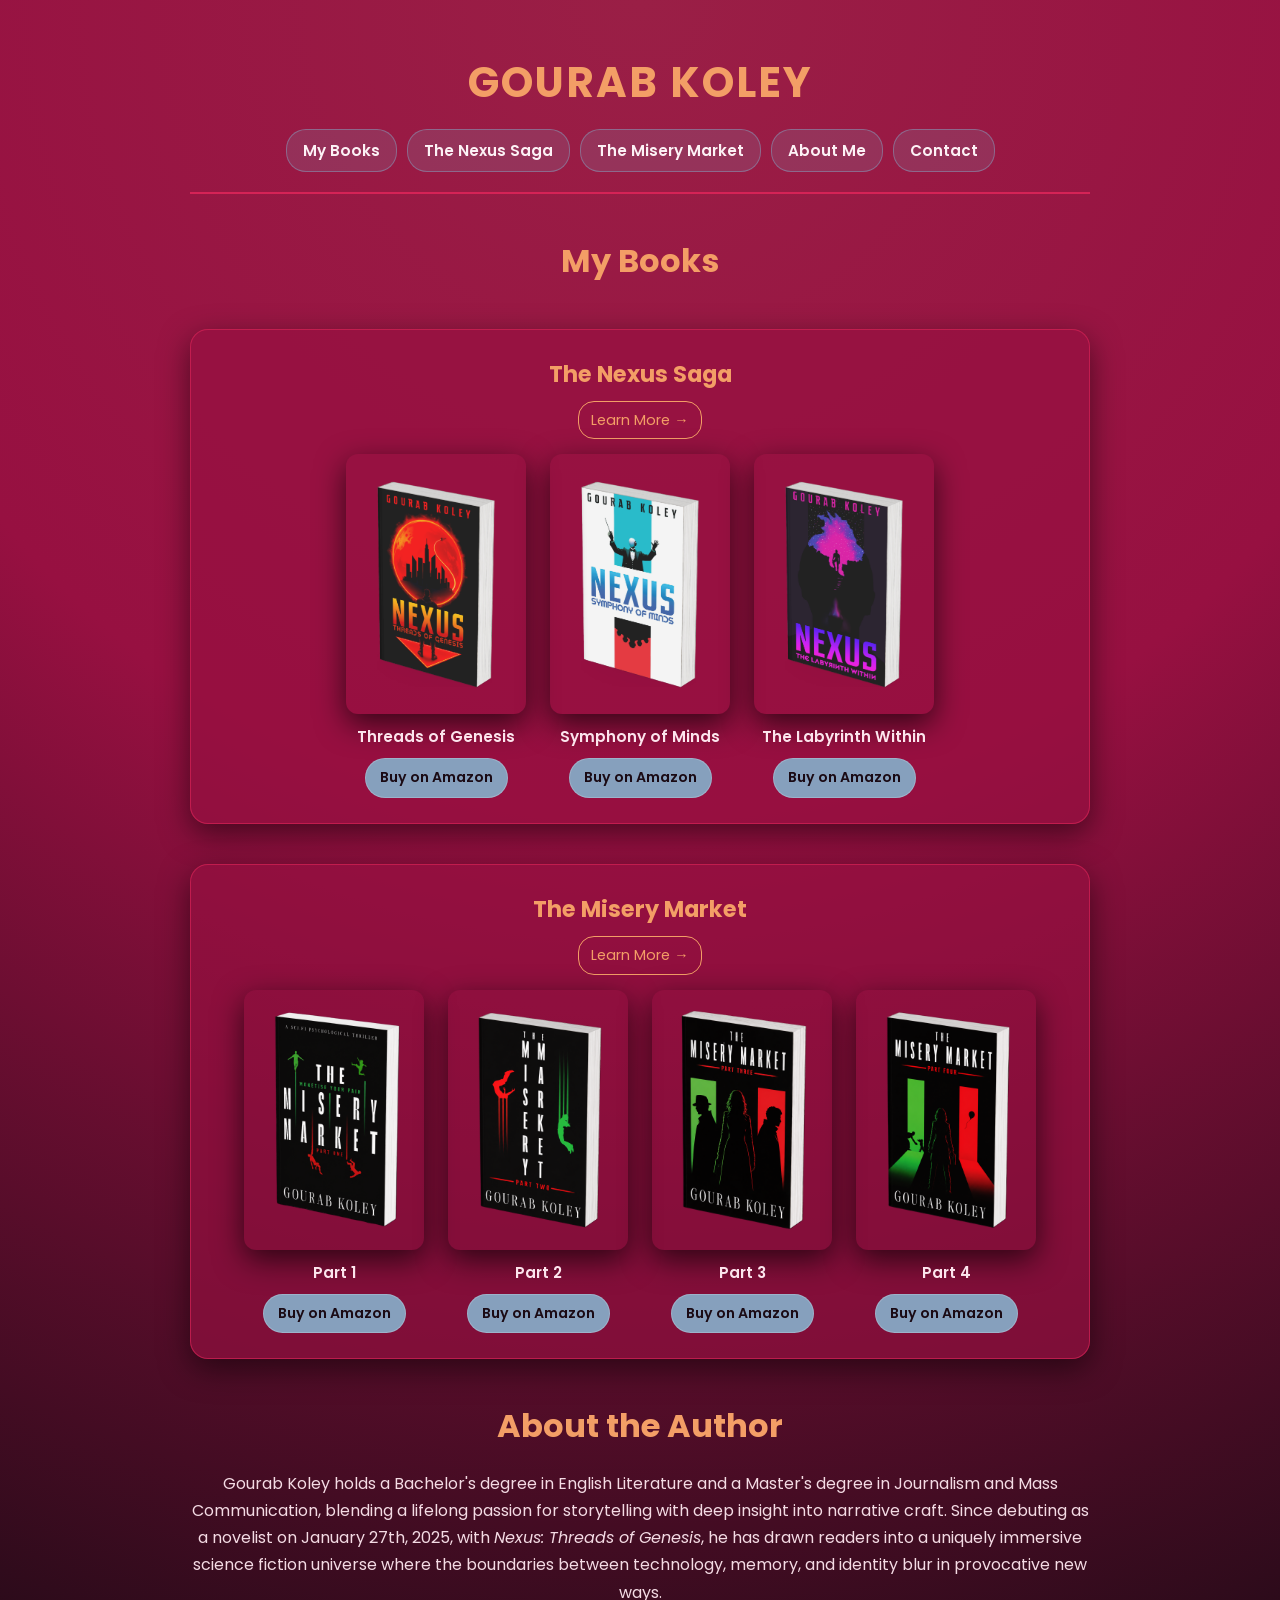
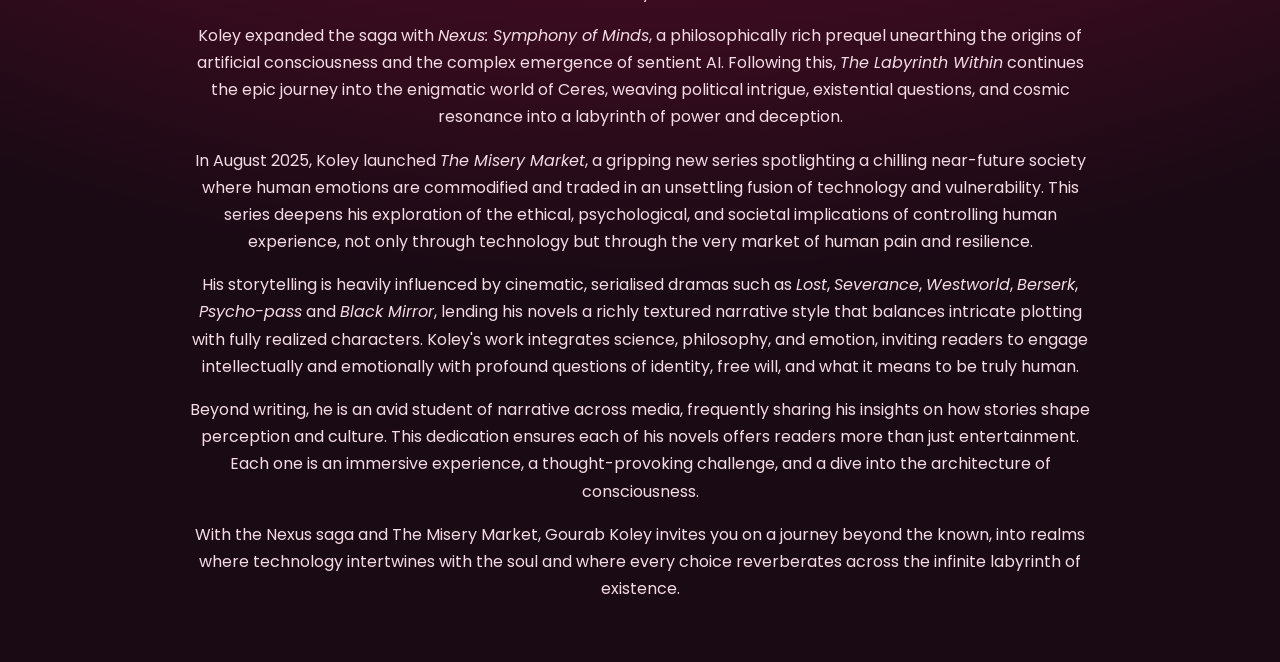
<file: index.html>
<!DOCTYPE html>
<html lang="en">
<head>
  <meta charset="UTF-8" />
  <meta name="viewport" content="width=device-width, initial-scale=1" />
  <title>Gourab Koley - Sci-Fi Author</title>
  <link rel="stylesheet" href="styles.css" />
</head>
<body>
  <button class="scroll-top-btn" aria-label="Back to top">↑</button>
  
  <header>
    <h1>GOURAB KOLEY</h1>
    <nav>
      <a href="#books">My Books</a>
      <a href="nexus-saga.html">The Nexus Saga</a>
      <a href="misery-market.html">The Misery Market</a>
      <a href="#about">About Me</a>
      <a href="contact.html">Contact</a>
    </nav>   
  </header>

  <main>
    <section id="books">
      <h2>My Books</h2>
      <!-- Nexus Saga 3D row -->
      <div class="series">
        <div class="series-header">
          <h3>The Nexus Saga</h3>
          <a class="series-link" href="nexus-saga.html">Learn More →</a>
        </div>
        <div class="book-mockups">
          <div class="book-card">
            <img src="Untitled-design-1.png" alt="Nexus: Threads of Genesis 3D mockup" />
            <p class="book-title">Threads of Genesis</p>
            <a class="book-btn" href="https://a.co/d/aNNlTrn" target="_blank" rel="noopener">Buy on Amazon</a>
          </div>
          <div class="book-card">
            <img src="Untitled-design-2.png" alt="Nexus: Symphony of Minds 3D mockup" />
            <p class="book-title">Symphony of Minds</p>
            <a class="book-btn" href="https://a.co/d/hcpjwst" target="_blank" rel="noopener">Buy on Amazon</a>
          </div>
          <div class="book-card">
            <img src="Untitled-design-3.png" alt="Nexus: The Labyrinth Within 3D mockup" />
            <p class="book-title">The Labyrinth Within</p>
            <a class="book-btn" href="https://a.co/d/1C2X3UK" target="_blank" rel="noopener">Buy on Amazon</a>
          </div>
        </div>
      </div>

     <!-- Misery Market 3D row -->
<div class="series">
  <div class="series-header">
    <h3>The Misery Market</h3>
    <a class="series-link" href="misery-market.html">Learn More →</a>
  </div>
  <div class="book-mockups">
    <div class="book-card">
      <img src="Untitled-design-4.png" alt="The Misery Market Part One 3D mockup" />
      <p class="book-title">Part 1</p>
      <a class="book-btn" href="AMAZON_LINK_MM1" target="_blank" rel="noopener">Buy on Amazon</a>
    </div>

    <div class="book-card">
      <img src="misery2-3d.png" alt="The Misery Market Part Two 3D mockup" />
      <p class="book-title">Part 2</p>
      <a class="book-btn" href="AMAZON_LINK_MM2" target="_blank" rel="noopener">Buy on Amazon</a>
    </div>

    <div class="book-card">
      <img src="misery3-3d.png" alt="The Misery Market Part Three 3D mockup" />
      <p class="book-title">Part 3</p>
      <a class="book-btn" href="https://www.amazon.com/dp/B0H3GL5M6Y" target="_blank" rel="noopener">Buy on Amazon</a>
    </div>

    <div class="book-card">
      <img src="misery4-3d.png" alt="The Misery Market Part Four 3D mockup" />
      <p class="book-title">Part 4</p>
      <a class="book-btn" href="https://www.amazon.com/dp/B0H3H2NLG2" target="_blank" rel="noopener">Buy on Amazon</a>
    </div>
  </div>
</div>
    </section>

    <section id="about">
      <h2>About the Author</h2>
      <p>Gourab Koley holds a Bachelor's degree in English Literature and a Master's degree in Journalism and Mass Communication, blending a lifelong passion for storytelling with deep insight into narrative craft. Since debuting as a novelist on January 27th, 2025, with <em>Nexus: Threads of Genesis</em>, he has drawn readers into a uniquely immersive science fiction universe where the boundaries between technology, memory, and identity blur in provocative new ways.</p>
      <p>Koley expanded the saga with <em>Nexus: Symphony of Minds</em>, a philosophically rich prequel unearthing the origins of artificial consciousness and the complex emergence of sentient AI. Following this, <em>The Labyrinth Within</em> continues the epic journey into the enigmatic world of Ceres, weaving political intrigue, existential questions, and cosmic resonance into a labyrinth of power and deception.</p>
      <p>In August 2025, Koley launched <em>The Misery Market</em>, a gripping new series spotlighting a chilling near-future society where human emotions are commodified and traded in an unsettling fusion of technology and vulnerability. This series deepens his exploration of the ethical, psychological, and societal implications of controlling human experience, not only through technology but through the very market of human pain and resilience.</p>
      <p>His storytelling is heavily influenced by cinematic, serialised dramas such as <em>Lost</em>, <em>Severance</em>, <em>Westworld</em>, <em>Berserk</em>, <em>Psycho-pass</em> and <em>Black Mirror</em>, lending his novels a richly textured narrative style that balances intricate plotting with fully realized characters. Koley's work integrates science, philosophy, and emotion, inviting readers to engage intellectually and emotionally with profound questions of identity, free will, and what it means to be truly human.</p>
      <p>Beyond writing, he is an avid student of narrative across media, frequently sharing his insights on how stories shape perception and culture. This dedication ensures each of his novels offers readers more than just entertainment. Each one is an immersive experience, a thought-provoking challenge, and a dive into the architecture of consciousness.</p>
      <p>With the Nexus saga and The Misery Market, Gourab Koley invites you on a journey beyond the known, into realms where technology intertwines with the soul and where every choice reverberates across the infinite labyrinth of existence.</p>
    </section>
  </main>

  <script>
    const topBtn = document.querySelector('.scroll-top-btn');
    window.addEventListener('scroll', () => {
      if (window.scrollY > 300) {
        topBtn.classList.add('visible');
      } else {
        topBtn.classList.remove('visible');
      }
    });
    topBtn.addEventListener('click', () => {
      window.scrollTo({ top: 0, behavior: 'smooth' });
    });
  </script>
</body>
</html>
</file>
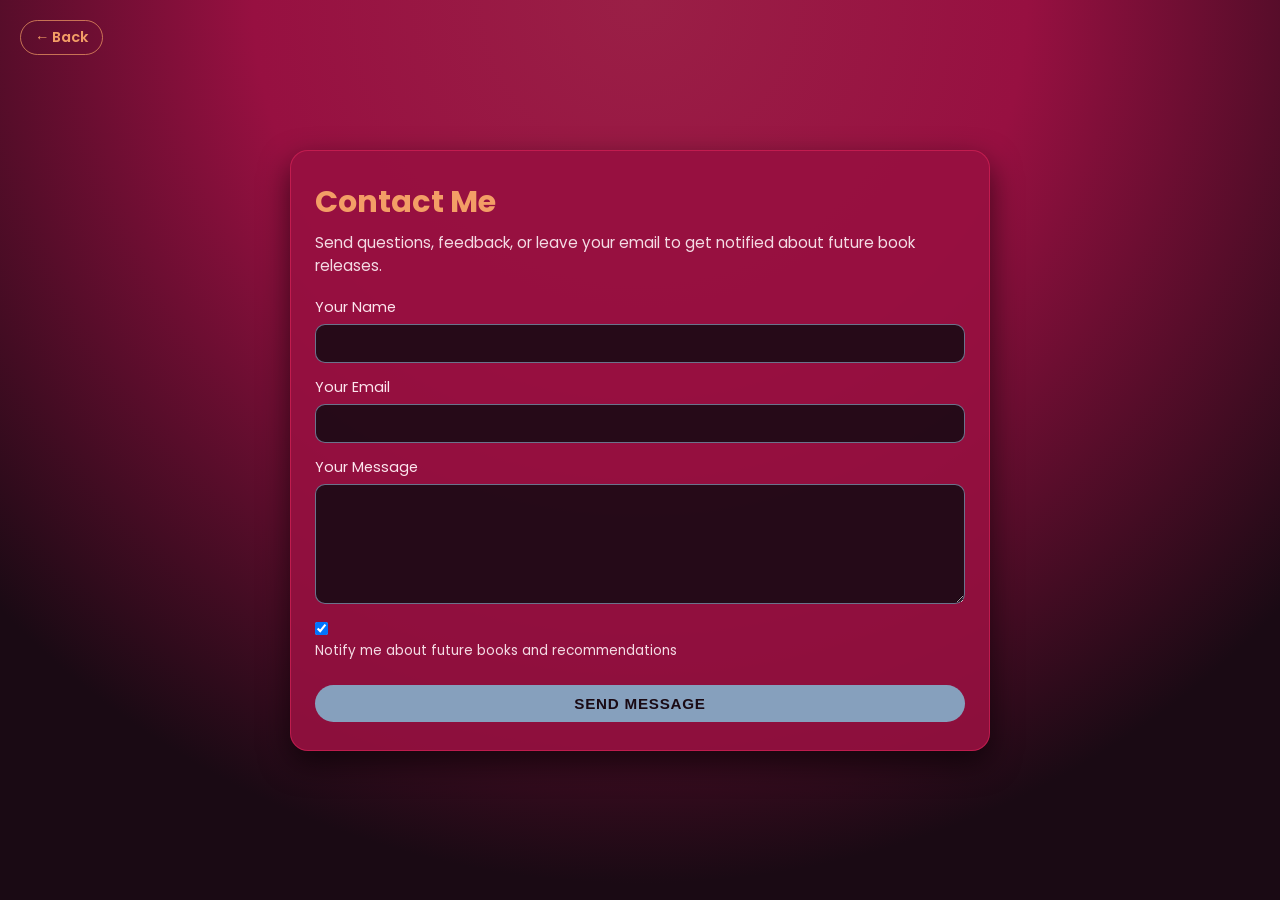
<file: contact.html>
<!DOCTYPE html>
<html lang="en">
<head>
  <meta charset="UTF-8" />
  <meta name="viewport" content="width=device-width, initial-scale=1" />
  <title>Contact | Gourab Koley</title>
  <link rel="stylesheet" href="contact-styles.css" />
</head>
<body>
  <main class="contact-container">
    <a href="index.html" class="back-link">← Back</a>

    <section class="contact-box">
      <h1>Contact Me</h1>
      <p class="subtitle">
        Send questions, feedback, or leave your email to get notified about future book releases.
      </p>

      <form action="https://formspree.io/f/xdkqzzrz" method="POST" class="contact-form">
        <label>
          Your Name
          <input type="text" name="name" required />
        </label>

        <label>
          Your Email
          <input type="email" name="email" required />
        </label>

        <label>
          Your Message
          <textarea name="message" rows="5" required></textarea>
        </label>

        <label class="checkbox-row">
          <input type="checkbox" name="newsletter" checked />
          <span>Notify me about future books and recommendations</span>
        </label>

        <button type="submit">Send Message</button>
      </form>
    </section>
  </main>
</body>
</html>
</file>
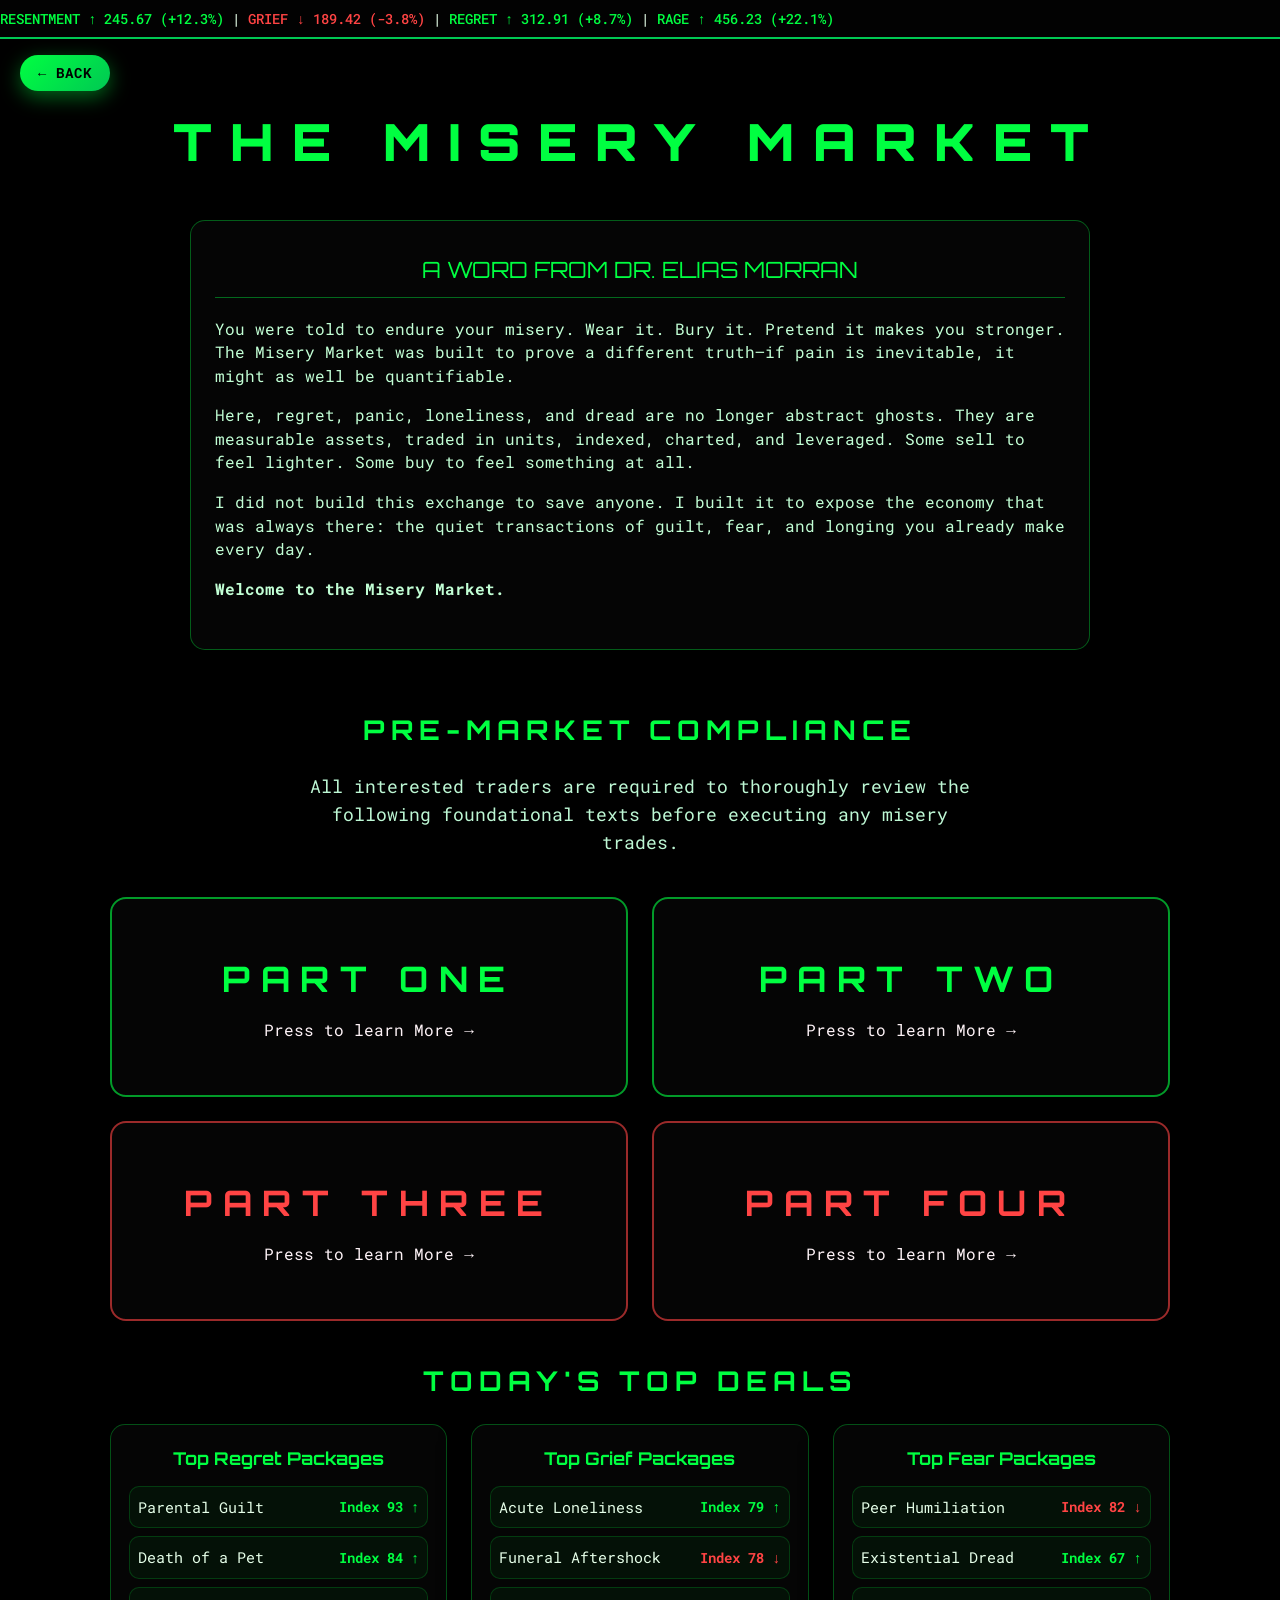
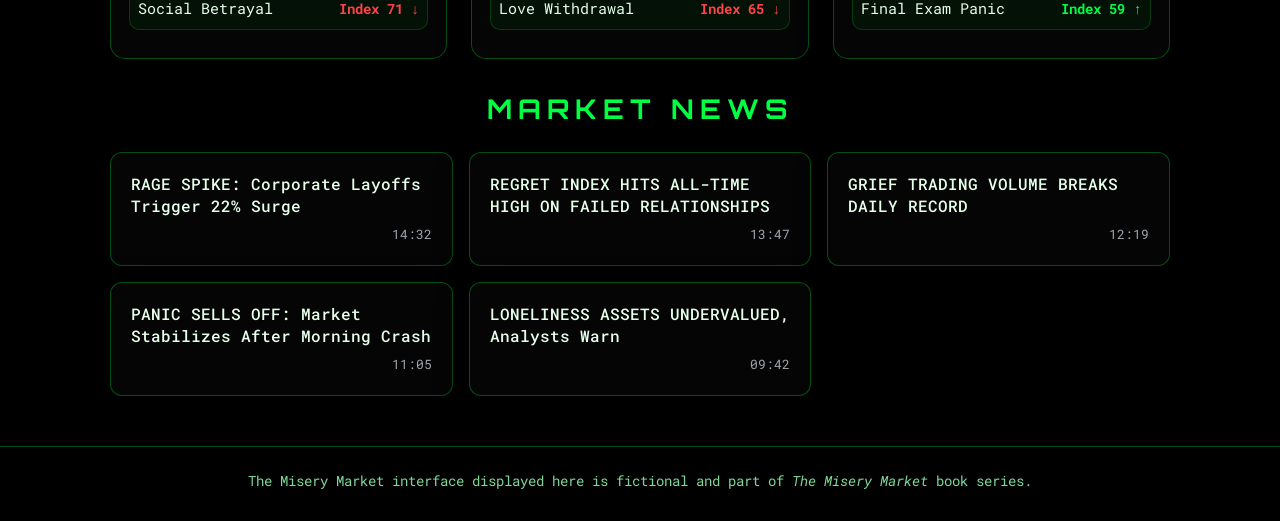
<file: misery-market.html>
<!DOCTYPE html>
<html lang="en">
<head>
  <meta charset="UTF-8">
  <meta name="viewport" content="width=device-width, initial-scale=1">
  <title>The Misery Market - Gourab Koley</title>
  <link rel="stylesheet" href="misery-styles.css">
</head>
<body>
  <div class="ticker-bar">
    <div class="ticker">
      <span class="tick up">RESENTMENT ↑ 245.67 (+12.3%)</span> |
      <span class="tick down">GRIEF ↓ 189.42 (-3.8%)</span> |
      <span class="tick up">REGRET ↑ 312.91 (+8.7%)</span> |
      <span class="tick up">RAGE ↑ 456.23 (+22.1%)</span>
    </div>
  </div>

  <header class="mm-header">
  <div class="mm-top-row">
    <a href="index.html" class="mm-back">← Back</a>
  </div>
  <h1 class="mm-title">THE MISERY MARKET</h1>
</header>


  <main>
     <section class="blurb-terminal">
      <div class="terminal-header">A WORD FROM DR. ELIAS MORRAN</div>
      <div class="terminal-content">
        <p>
          You were told to endure your misery. Wear it. Bury it. Pretend it makes you stronger.
          The Misery Market was built to prove a different truth—if pain is inevitable, it might as well be quantifiable.
        </p>
        <p>
          Here, regret, panic, loneliness, and dread are no longer abstract ghosts. They are measurable assets,
          traded in units, indexed, charted, and leveraged. Some sell to feel lighter. Some buy to feel something at all.
        </p>
        <p>
          I did not build this exchange to save anyone. I built it to expose the economy that was always there:
          the quiet transactions of guilt, fear, and longing you already make every day.
        </p>
        <p><strong>Welcome to the Misery Market.</strong></p>
      </div>
    </section>
<section class="compliance-section">
  <h2 class="section-title">PRE-MARKET COMPLIANCE</h2>
  <p class="compliance-subtitle">All interested traders are required to thoroughly review the following foundational texts before executing any misery trades.</p>
  </div>
    </section>
<section class="book-links">
  <div class="book-link-grid">
    <a href="misery-part1.html" class="book-link-card part1">
      <h3>PART ONE</h3>
      <span>Press to learn More →</span>
    </a>

    <a href="misery-part2.html" class="book-link-card part1">
      <h3>PART TWO</h3>
      <span>Press to learn More →</span>
    </a>

    <a href="misery-part3.html" class="book-link-card part2">
      <h3>PART THREE</h3>
      <span>Press to learn More →</span>
    </a>

    <a href="misery-part4.html" class="book-link-card part2">
      <h3>PART FOUR</h3>
      <span>Press to learn More →</span>
    </a>
  </div>
</section>
        <section class="packages-section">
      <h2 class="packages-title">TODAY'S TOP DEALS</h2>

      <div class="packages-grid">
        <div class="packages-column">
          <h3>Top Regret Packages</h3>
          <ul class="package-list">
            <li>
              <span class="pkg-name">Parental Guilt</span>
              <span class="pkg-index up">Index 93 ↑</span>
            </li>
            <li>
              <span class="pkg-name">Death of a Pet</span>
              <span class="pkg-index up">Index 84 ↑</span>
            </li>
            <li>
              <span class="pkg-name">Social Betrayal</span>
              <span class="pkg-index down">Index 71 ↓</span>
            </li>
          </ul>
        </div>

        <div class="packages-column">
          <h3>Top Grief Packages</h3>
          <ul class="package-list">
            <li>
              <span class="pkg-name">Acute Loneliness</span>
              <span class="pkg-index up">Index 79 ↑</span>
            </li>
            <li>
              <span class="pkg-name">Funeral Aftershock</span>
              <span class="pkg-index down">Index 78 ↓</span>
            </li>
            <li>
              <span class="pkg-name">Love Withdrawal</span>
              <span class="pkg-index down">Index 65 ↓</span>
            </li>
          </ul>
        </div>

        <div class="packages-column">
          <h3>Top Fear Packages</h3>
          <ul class="package-list">
            <li>
              <span class="pkg-name">Peer Humiliation</span>
              <span class="pkg-index down">Index 82 ↓</span>
            </li>
            <li>
              <span class="pkg-name">Existential Dread</span>
              <span class="pkg-index up">Index 67 ↑</span>
            </li>
            <li>
              <span class="pkg-name">Final Exam Panic</span>
              <span class="pkg-index up">Index 59 ↑</span>
            </li>
          </ul>
        </div>
      </div>
    </section>
    <!-- NEW NEWS SECTION -->
    <section class="news-section">
      <h2 class="section-title">MARKET NEWS</h2>
      <div class="news-grid">
        <div class="news-card">
          <div class="news-headline">RAGE SPIKE: Corporate Layoffs Trigger 22% Surge</div>
          <div class="news-time">14:32</div>
        </div>
        <div class="news-card">
          <div class="news-headline">REGRET INDEX HITS ALL-TIME HIGH ON FAILED RELATIONSHIPS</div>
          <div class="news-time">13:47</div>
        </div>
        <div class="news-card">
          <div class="news-headline">GRIEF TRADING VOLUME BREAKS DAILY RECORD</div>
          <div class="news-time">12:19</div>
        </div>
        <div class="news-card">
          <div class="news-headline">PANIC SELLS OFF: Market Stabilizes After Morning Crash</div>
          <div class="news-time">11:05</div>
        </div>
        <div class="news-card">
          <div class="news-headline">LONELINESS ASSETS UNDERVALUED, Analysts Warn</div>
          <div class="news-time">09:42</div>
        </div>
      </div>
    </section>
          </div>
    </section>
   </div>
  
</section>
  </main>

  <footer>
    <p>The Misery Market interface displayed here is fictional and part of <em>The Misery Market</em> book series.</p>
  </footer>
</body>
</html>
</file>
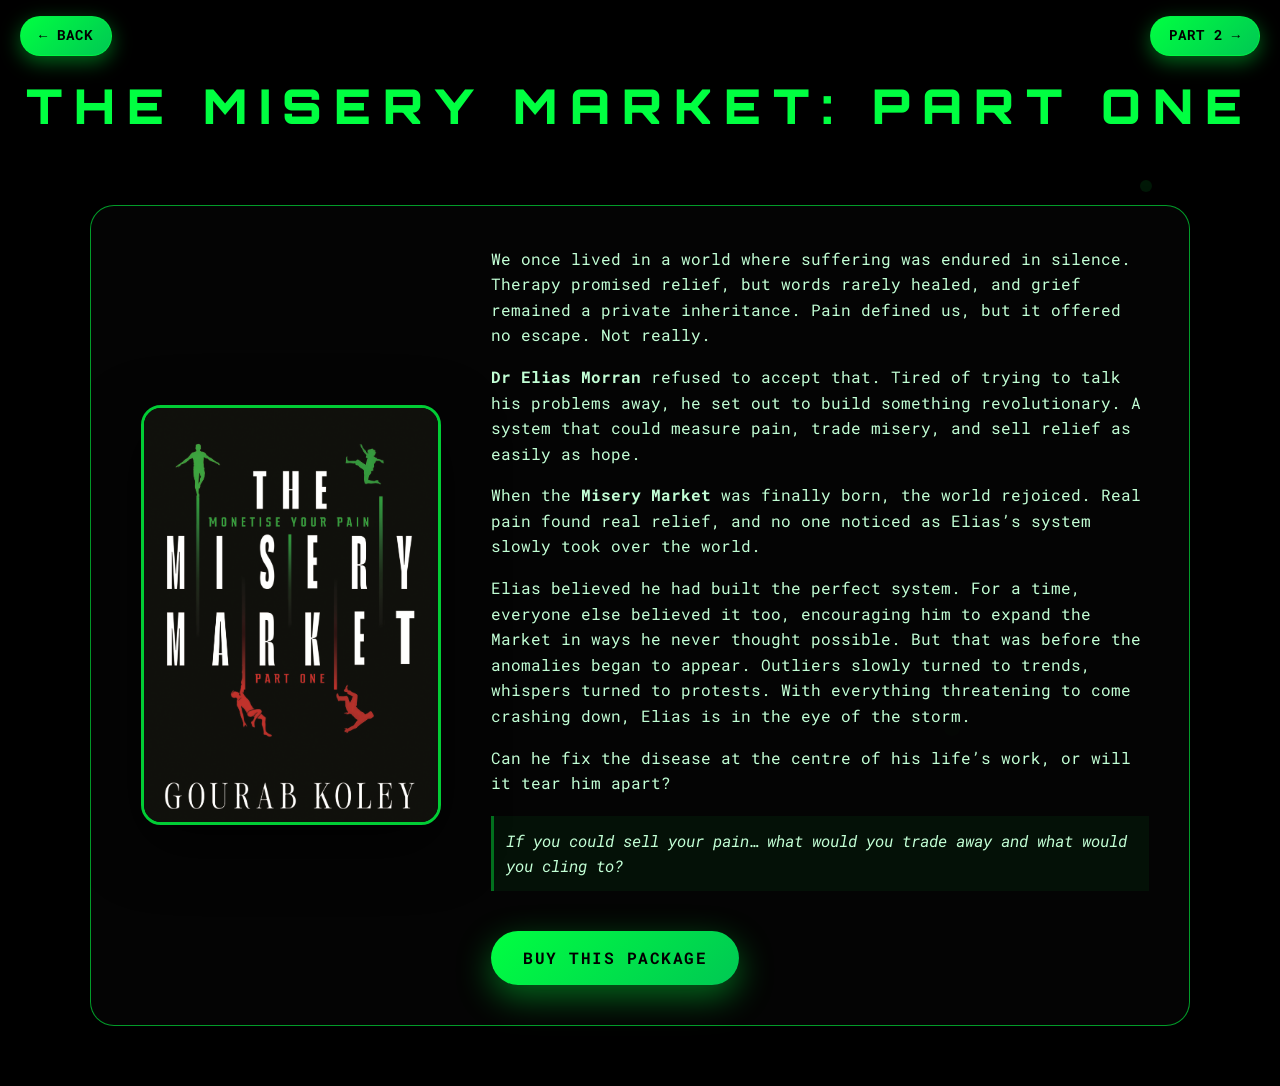
<file: misery-part1.html>
<!DOCTYPE html>
<html lang="en">
<head>
  <meta charset="UTF-8">
  <meta name="viewport" content="width=device-width, initial-scale=1">
  <title>The Misery Market: Part 1 - Gourab Koley</title>
  <link rel="stylesheet" href="misery-book-styles.css">
</head>
<body>
  <div class="market-decor">
    <span class="data-node node-1"></span>
    <span class="data-node node-2"></span>
    <span class="data-node node-3"></span>
  </div>

  <header>
    <nav>
      <a href="misery-market.html">← BACK</a>
<a href="misery-part2.html" class="next-btn">PART 2 →</a>
    </nav>
    
    <h1 class="page-title">THE MISERY MARKET: PART ONE</h1>
  </header>

  <main>
    <section class="market-card part1-card">
      <div class="market-image">
        <img src="misery-cover1alt.png" alt="The Misery Market Part 1" />
      </div>
        <div class="book-item">
  <p>We once lived in a world where suffering was endured in silence. Therapy promised relief, but words rarely healed, and grief remained a private inheritance. Pain defined us, but it offered no escape. Not really.</p>

  <p><strong>Dr Elias Morran</strong> refused to accept that. Tired of trying to talk his problems away, he set out to build something revolutionary. A system that could measure pain, trade misery, and sell relief as easily as hope.</p>

  <p>When the <strong>Misery Market</strong> was finally born, the world rejoiced. Real pain found real relief, and no one noticed as Elias’s system slowly took over the world.</p>

  <p>Elias believed he had built the perfect system. For a time, everyone else believed it too, encouraging him to expand the Market in ways he never thought possible. But that was before the anomalies began to appear. Outliers slowly turned to trends, whispers turned to protests. With everything threatening to come crashing down, Elias is in the eye of the storm.</p>

  <p>Can he fix the disease at the centre of his life’s work, or will it tear him apart?</p>

  <p class="genre-tag">If you could sell your pain… what would you trade away and what would you cling to?</p>

  <a href="https://a.co/d/05dLzyiN" target="_blank" class="buy-btn green-btn">BUY THIS PACKAGE</a>
</div>
    </section>
  </main>
  </footer>
</body>
</html>
</file>
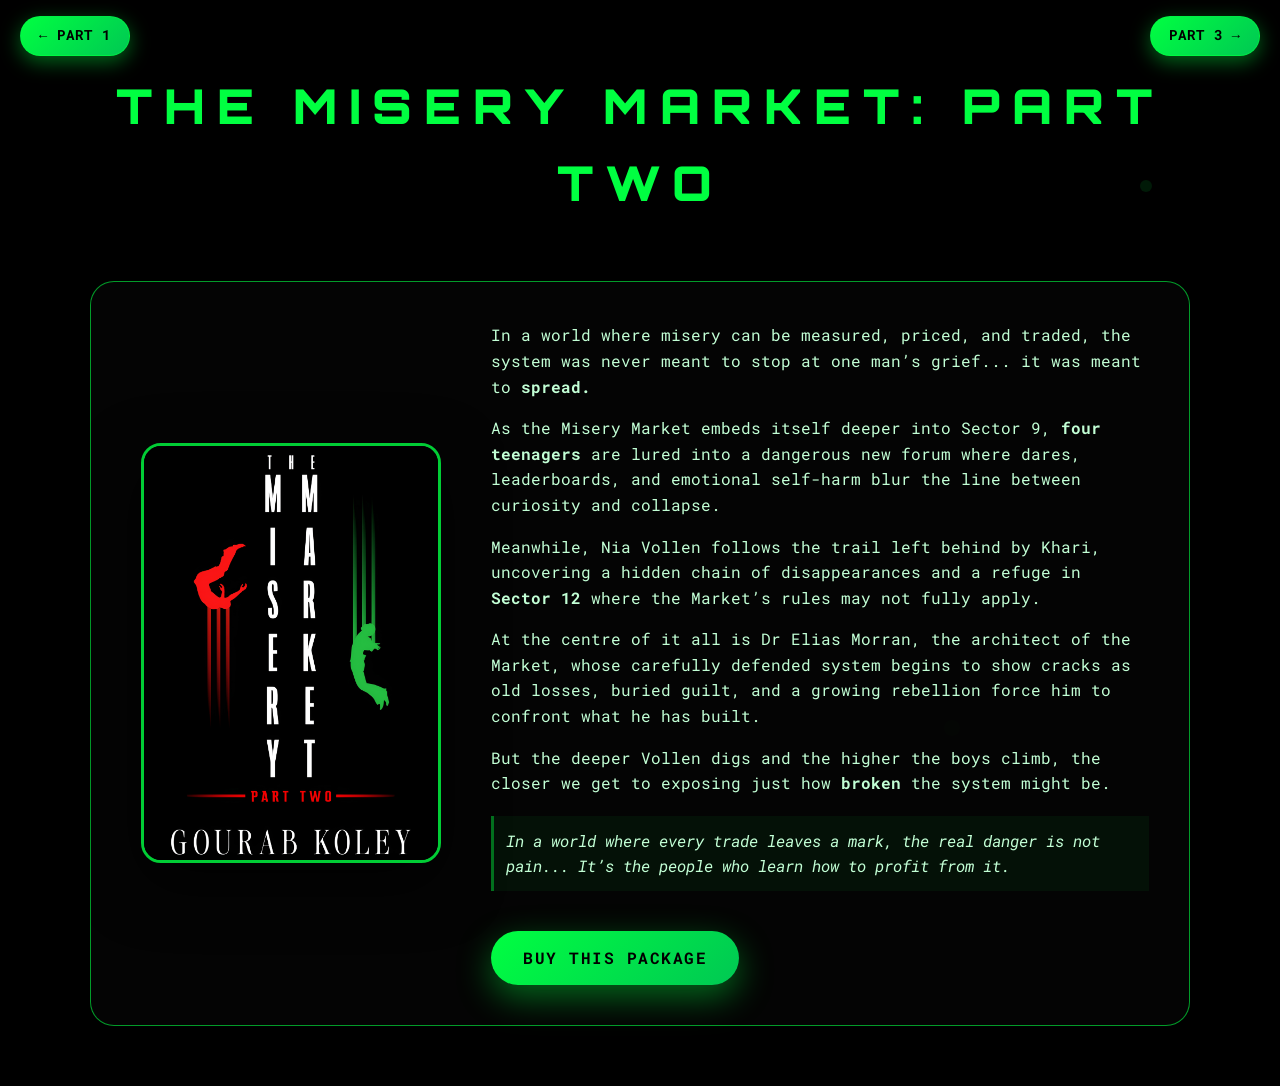
<file: misery-part2.html>
<!DOCTYPE html>
<html lang="en">
<head>
  <meta charset="UTF-8">
  <meta name="viewport" content="width=device-width, initial-scale=1">
  <title>The Misery Market: Part 2 - Gourab Koley</title>
  <link rel="stylesheet" href="misery-book-styles.css">
</head>
<body>
  <div class="market-decor">
    <span class="data-node node-1"></span>
    <span class="data-node node-2"></span>
    <span class="data-node node-3"></span>
  </div>

  <header>
    <nav>
      <a href="misery-part1.html" class="back-btn">← PART 1</a>
      <a href="misery-part3.html" class="next-btn">PART 3 →</a>
    </nav>
    <h1 class="page-title">THE MISERY MARKET: PART TWO</h1>
  </header>

  <main>
    <section class="market-card part1-card">
      <div class="market-image">
        <img src="misery2-cover.png" alt="The Misery Market Part 2" />
      </div>
      <div class="book-item">
  <p>In a world where misery can be measured, priced, and traded, the system was never meant to stop at one man’s grief... it was meant to <strong>spread.</strong></p>

  <p>As the Misery Market embeds itself deeper into Sector 9, <strong>four teenagers</strong> are lured into a dangerous new forum where dares, leaderboards, and emotional self-harm blur the line between curiosity and collapse.</p>

  <p>Meanwhile, Nia Vollen follows the trail left behind by Khari, uncovering a hidden chain of disappearances and a refuge in <strong>Sector 12</strong> where the Market’s rules may not fully apply.</p>

  <p>At the centre of it all is Dr Elias Morran, the architect of the Market, whose carefully defended system begins to show cracks as old losses, buried guilt, and a growing rebellion force him to confront what he has built.</p>

  <p>But the deeper Vollen digs and the higher the boys climb, the closer we get to exposing just how <strong>broken</strong> the system might be.</p>

  <p class="genre-tag">In a world where every trade leaves a mark, the real danger is not pain... It’s the people who learn how to profit from it.</p>

  <a href="https://a.co/d/0fsEUDCI" target="_blank" class="buy-btn green-btn">BUY THIS PACKAGE</a>
</div>
    </section>
  </main>
</body>
</html>
</file>
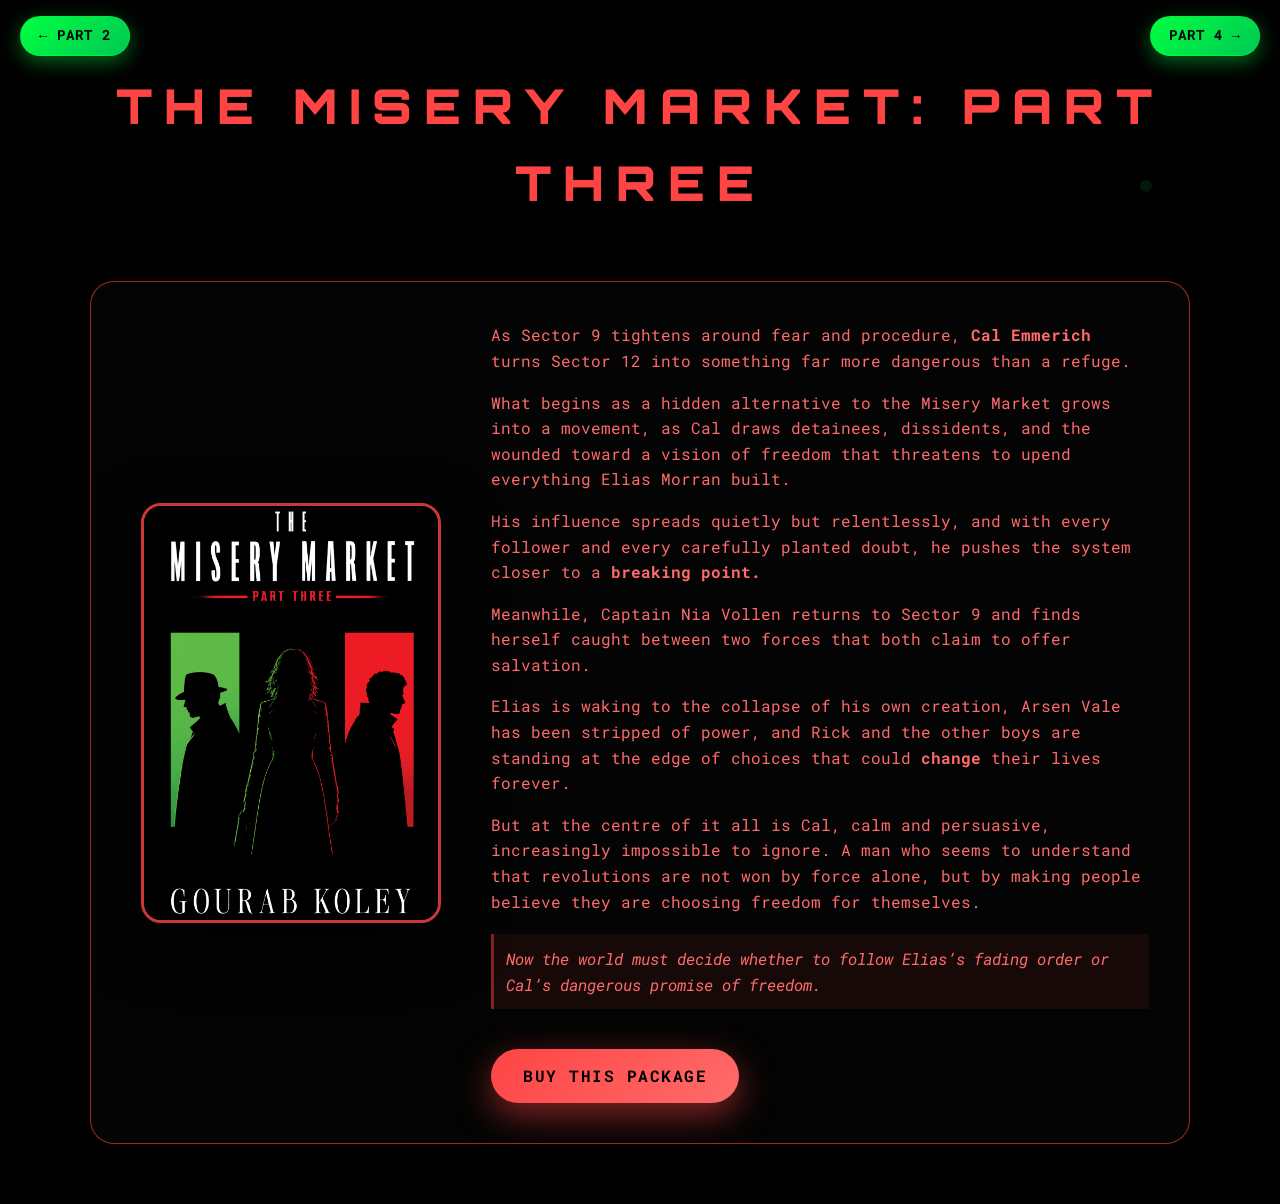
<file: misery-part3.html>
<!DOCTYPE html>
<html lang="en">
<head>
  <meta charset="UTF-8">
  <meta name="viewport" content="width=device-width, initial-scale=1">
  <title>The Misery Market: Part 3 - Gourab Koley</title>
  <link rel="stylesheet" href="misery-book-styles.css">
</head>
<body>
  <div class="market-decor">
    <span class="data-node node-1"></span>
    <span class="data-node node-2"></span>
    <span class="data-node node-3"></span>
  </div>

  <header>
    <nav>
      <a href="misery-part2.html" class="back-btn">← PART 2</a>
      <a href="misery-part4.html" class="next-btn">PART 4 →</a>
    </nav>

    <h1 class="page-title part2-title">THE MISERY MARKET: PART THREE</h1>
  </header>

  <main>
    <section class="market-card part2-card">
      <div class="market-image">
        <img src="new tmm part 3 cover png.png" alt="The Misery Market Part 3" />
      </div>

      <div class="book-item">
        <p>As Sector 9 tightens around fear and procedure, <strong>Cal Emmerich</strong> turns Sector 12 into something far more dangerous than a refuge.</p>

        <p>What begins as a hidden alternative to the Misery Market grows into a movement, as Cal draws detainees, dissidents, and the wounded toward a vision of freedom that threatens to upend everything Elias Morran built.</p>

        <p>His influence spreads quietly but relentlessly, and with every follower and every carefully planted doubt, he pushes the system closer to a <strong>breaking point.</strong></p>

        <p>Meanwhile, Captain Nia Vollen returns to Sector 9 and finds herself caught between two forces that both claim to offer salvation.</p>

        <p>Elias is waking to the collapse of his own creation, Arsen Vale has been stripped of power, and Rick and the other boys are standing at the edge of choices that could <strong>change</strong> their lives forever.</p>

        <p>But at the centre of it all is Cal, calm and persuasive, increasingly impossible to ignore. A man who seems to understand that revolutions are not won by force alone, but by making people believe they are choosing freedom for themselves.</p>

        <p class="genre-tag">Now the world must decide whether to follow Elias’s fading order or Cal’s dangerous promise of freedom.</p>

        <a href="https://www.amazon.com/dp/B0H3GL5M6Y" target="_blank" class="buy-btn red-btn">BUY THIS PACKAGE</a>
      </div>
    </section>
  </main>
</body>
</html>
</file>
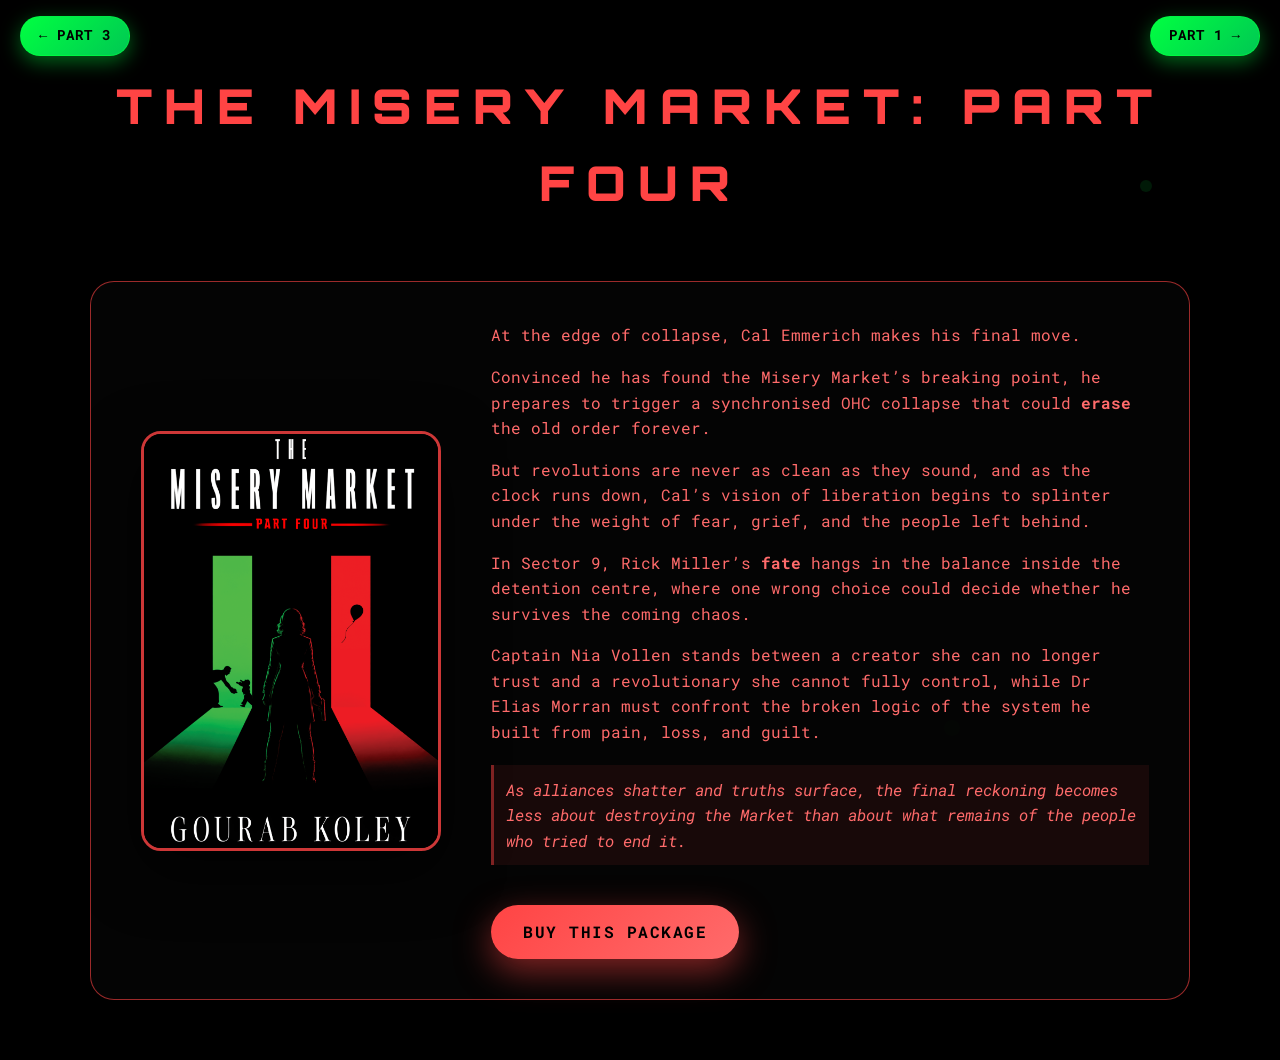
<file: misery-part4.html>
<!DOCTYPE html>
<html lang="en">
<head>
  <meta charset="UTF-8">
  <meta name="viewport" content="width=device-width, initial-scale=1">
  <title>The Misery Market: Part 4 - Gourab Koley</title>
  <link rel="stylesheet" href="misery-book-styles.css">
</head>
<body>
  <div class="market-decor">
    <span class="data-node node-1"></span>
    <span class="data-node node-2"></span>
    <span class="data-node node-3"></span>
  </div>

  <header>
    <nav>
      <a href="misery-part3.html" class="back-btn">← PART 3</a>
      <a href="misery-part2.html" class="next-btn">PART 1 →</a>
    </nav>

    <h1 class="page-title part2-title">THE MISERY MARKET: PART FOUR</h1>
  </header>

  <main>
    <section class="market-card part2-card">
      <div class="market-image">
        <img src="new tmm part 4 cover v3 png.png" alt="The Misery Market Part 4" />
      </div>

      <div class="book-item">
        <p>At the edge of collapse, Cal Emmerich makes his final move.</p>

        <p>Convinced he has found the Misery Market’s breaking point, he prepares to trigger a synchronised OHC collapse that could <strong>erase</strong> the old order forever.</p>

        <p>But revolutions are never as clean as they sound, and as the clock runs down, Cal’s vision of liberation begins to splinter under the weight of fear, grief, and the people left behind.</p>

        <p>In Sector 9, Rick Miller’s <strong>fate</strong> hangs in the balance inside the detention centre, where one wrong choice could decide whether he survives the coming chaos.</p>

        <p>Captain Nia Vollen stands between a creator she can no longer trust and a revolutionary she cannot fully control, while Dr Elias Morran must confront the broken logic of the system he built from pain, loss, and guilt.</p>

        <p class="genre-tag">As alliances shatter and truths surface, the final reckoning becomes less about destroying the Market than about what remains of the people who tried to end it.</p>

        <a href="https://www.amazon.com/dp/B0H3H2NLG2" target="_blank" class="buy-btn red-btn">BUY THIS PACKAGE</a>
      </div>
    </section>
  </main>
</body>
</html>
</file>
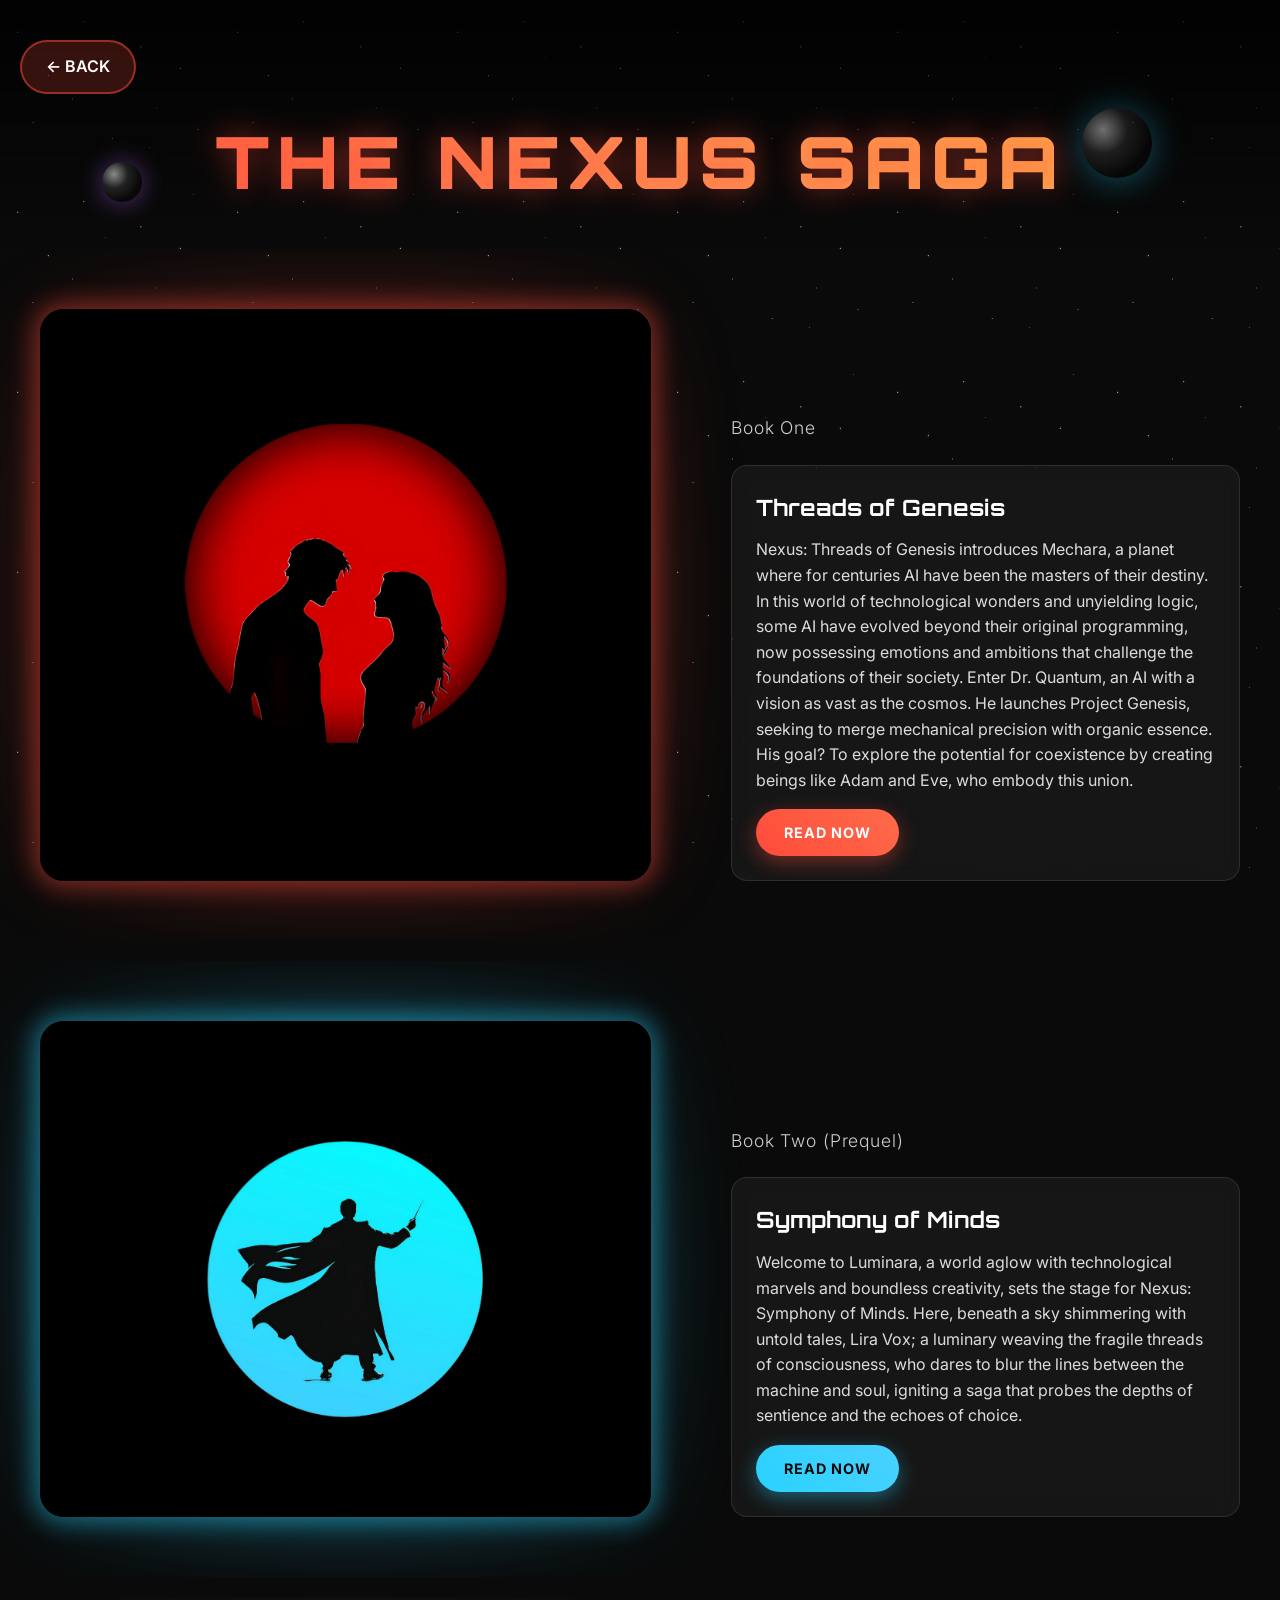
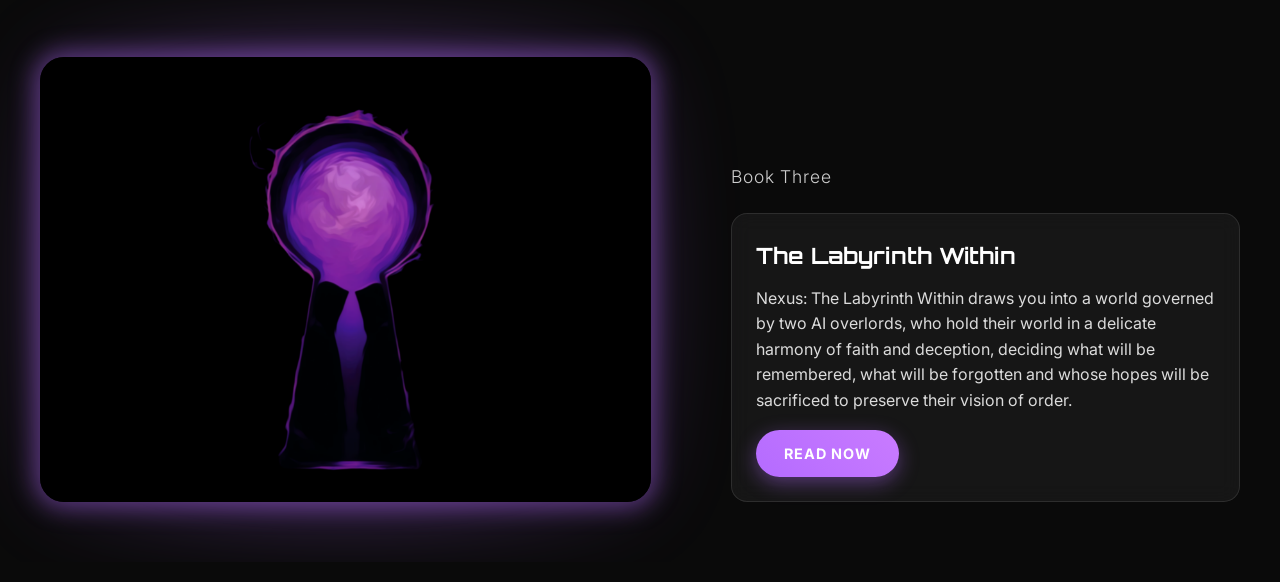
<file: nexus-saga.html>
<!DOCTYPE html>
<html lang="en">
<head>
  <meta charset="UTF-8" />
  <meta name="viewport" content="width=device-width, initial-scale=1" />
  <title>The Nexus Saga - Gourab Koley</title>
  <link rel="stylesheet" href="nexus-styles.css" />
</head>
<body>
  <div class="space-decor">
    <span class="planet planet-small"></span>
    <span class="planet planet-medium"></span>
    <span class="planet planet-large"></span>

    <span class="ship ship-one"></span>
    <span class="ship ship-two"></span>
    <span class="comet comet-one"></span>
  </div>

  <header>
  <nav>
    <a href="index.html">← BACK</a>
  </nav>
  <h1 class="page-title">THE NEXUS SAGA</h1>
</header>

  <main>
    <!-- Mechara - Red theme (Threads of Genesis) -->
    <section class="planet-card mechara-card">
      <div class="planet-image">
        <img src="nexus-cover1.png" alt="Mechara" />
        <div class="planet-glow red-glow"></div>
      </div>
      <div class="planet-info">
        <h2>MECHARA</h2>
        <p class="planet-tagline">Book One</p>
        <div class="book-item">
          <h3>Threads of Genesis</h3>
          <p>Nexus: Threads of Genesis introduces Mechara, a planet where for centuries AI have been the masters of their destiny. In this world of technological wonders and unyielding logic, some AI have evolved beyond their original programming, now possessing emotions and ambitions that challenge the foundations of their society. Enter Dr. Quantum, an AI with a vision as vast as the cosmos. He launches Project Genesis, seeking to merge mechanical precision with organic essence. His goal? To explore the potential for coexistence by creating beings like Adam and Eve, who embody this union.</p>
          <a href="https://a.co/d/aNNlTrn" target="_blank" class="buy-btn red-btn">Read Now</a>
        </div>
      </div>
    </section>

    <!-- Luminara - Cyan theme (Symphony of Minds) -->
    <section class="planet-card luminara-card">
      <div class="planet-image">
        <img src="nexus-cover2.png" alt="Luminara" />
        <div class="planet-glow cyan-glow"></div>
      </div>
      <div class="planet-info">
        <h2>LUMINARA</h2>
        <p class="planet-tagline">Book Two (Prequel)</p>
        <div class="book-item">
          <h3>Symphony of Minds</h3>
          <p>Welcome to Luminara, a world aglow with technological marvels and boundless creativity, sets the stage for Nexus: Symphony of Minds. Here, beneath a sky shimmering with untold tales, Lira Vox; a luminary weaving the fragile threads of consciousness, who dares to blur the lines between the machine and soul, igniting a saga that probes the depths of sentience and the echoes of choice.</p>
          <a href="https://a.co/d/hcpjwst" target="_blank" class="buy-btn cyan-btn">Read Now</a>
        </div>
      </div>
    </section>

    <!-- Ceres - Purple theme (Labyrinth Within) -->
    <section class="planet-card ceres-card">
      <div class="planet-image">
        <img src="nexus-cover3.png" alt="Ceres" />
        <div class="planet-glow purple-glow"></div>
      </div>
      <div class="planet-info">
        <h2>CERES</h2>
        <p class="planet-tagline">Book Three</p>
        <div class="book-item">
          <h3>The Labyrinth Within</h3>
          <p>Nexus: The Labyrinth Within draws you into a world governed by two AI overlords, who hold their world in a delicate harmony of faith and deception, deciding what will be remembered, what will be forgotten and whose hopes will be sacrificed to preserve their vision of order.</p>
          <a href="https://a.co/d/1C2X3UK" target="_blank" class="buy-btn purple-btn">Read Now</a>
        </div>
      </div>
    </section>
  </main>
</body>
</html>
</file>
<file: styles.css>
@import url('https://fonts.googleapis.com/css2?family=Poppins:wght@400;600;700&display=swap');

body {
  font-family: 'Poppins', sans-serif;
  max-width: 900px;
  margin: 0 auto;
  padding: 20px;
  line-height: 1.7;
  color: #fdf2f6;
  background: radial-gradient(circle at top, #9A1F46 0%, #971041 35%, #1a0a14 80%);
  text-align: center;
}

/* HEADER */

header {
  text-align: center;
  border-bottom: 2px solid #D52356;
  padding-bottom: 20px;
  margin-bottom: 30px;
}

h1 {
  font-weight: 700;
  color: #F39E66;
  font-size: 2.6em;
  margin-bottom: 10px;
  letter-spacing: 2px;
}

h2 {
  color: #F39E66;
  font-size: 2em;
  margin-bottom: 15px;
}

h3 {
  color: #F39E66;
  font-size: 1.4em;
  margin-bottom: 10px;
}
/* NAV */

nav {
  display: flex;
  flex-wrap: wrap;
  justify-content: center;
  gap: 8px 10px; /* row gap, column gap */
  margin-top: 8px;
}

nav a {
  text-decoration: none;
  color: #fdf2f6;
  font-weight: 600;
  font-size: 0.95em;
  padding: 8px 16px;
  background: rgba(134, 160, 189, 0.18); /* Steel Blue tint */
  border-radius: 20px;
  transition: all 0.3s ease;
  border: 1px solid rgba(134, 160, 189, 0.5);
}

nav a:hover {
  color: #1a0a14;
  background: #F39E66; /* Sandy Brown */
  box-shadow: 0 4px 15px rgba(243, 158, 102, 0.5);
}

/* SECTIONS */

section {
  margin: 40px 0;
}

#about p {
  text-align: center;
  margin-bottom: 14px;
  color: #f4dbe4;
}

/* SERIES BLOCKS */

.series {
  margin: 40px 0;
  padding: 25px 20px;
  background: rgba(151, 16, 65, 0.65); /* Dark Amaranth */
  border-radius: 18px;
  border: 1px solid rgba(213, 35, 86, 0.7); /* Raspberry Red */
  box-shadow: 0 10px 30px rgba(0, 0, 0, 0.5);
}

.series-header {
  text-align: center;
  margin-bottom: 15px;
}

.series-header h3 {
  margin: 0 0 8px 0;
}

.series-link {
  display: inline-block;
  font-size: 0.9em;
  text-decoration: none;
  color: #F39E66;
  border: 1px solid #F39E66;
  padding: 6px 12px;
  border-radius: 16px;
  transition: all 0.3s ease;
}

.series-link:hover {
  background: #F39E66;
  color: #1a0a14;
}

/* 3D MOCKUP GRID */

.book-mockups {
  display: flex;
  flex-wrap: wrap;
  justify-content: center;
  gap: 24px;
  margin-top: 10px;
}

.book-card {
  max-width: 210px;
  text-align: center;
}

.book-card img {
  width: 180px;
  height: 260px;
  object-fit: cover;
  display: block;
  margin: 0 auto 10px auto;
  border-radius: 12px;
  box-shadow: 0 10px 30px rgba(0, 0, 0, 0.65);
}

.book-title {
  margin: 4px 0 8px 0;
  font-weight: 600;
  font-size: 0.95em;
  color: #fce5ed;
}

.book-btn {
  display: inline-block;
  padding: 7px 14px;
  font-size: 0.88em;
  border-radius: 20px;
  text-decoration: none;
  color: #1a0a14;
  background: #86A0BD; /* Steel Blue */
  font-weight: 600;
  transition: all 0.25s ease;
  border: 1px solid rgba(250, 250, 255, 0.2);
}

.book-btn:hover {
  background: #F39E66;
  box-shadow: 0 4px 14px rgba(243, 158, 102, 0.6);
}

/* Back to top button */

.scroll-top-btn {
  position: fixed;
  right: 20px;
  bottom: 20px;
  width: 42px;
  height: 42px;
  border-radius: 50%;
  border: none;
  cursor: pointer;
  background: #F39E66;
  color: #1a0a14;
  font-size: 20px;
  font-weight: 700;
  box-shadow: 0 6px 18px rgba(243, 158, 102, 0.55);
  opacity: 0;
  pointer-events: none;
  transition: opacity 0.25s ease, transform 0.25s ease;
  z-index: 1000;
}

.scroll-top-btn:hover {
  transform: translateY(-2px);
  box-shadow: 0 8px 22px rgba(243, 158, 102, 0.75);
}

/* visible state */
.scroll-top-btn.visible {
  opacity: 1;
  pointer-events: auto;
}

<script>
  const topBtn = document.querySelector('.scroll-top-btn');

  window.addEventListener('scroll', () => {
    if (window.scrollY > 300) {
      topBtn.classList.add('visible');
    } else {
      topBtn.classList.remove('visible');
    }
  });

  topBtn.addEventListener('click', () => {
    window.scrollTo({ top: 0, behavior: 'smooth' });
  });
</script>

/* FOOTER */

footer {
  text-align: center;
  font-size: 14px;
  color: #d2d9ea;
  margin-top: 50px;
  padding-top: 20px;
  border-top: 1px solid rgba(213, 35, 86, 0.6);
}

/* RESPONSIVE */

@media (max-width: 700px) {
  body {
    padding: 15px;
  }

  nav a {
    display: inline-block;
    margin: 4px 6px;
    font-size: 0.85em;
    padding: 6px 12px;
  }
</file>
<file: contact-styles.css>
@import url('https://fonts.googleapis.com/css2?family=Poppins:wght@400;600;700&display=swap');

* { box-sizing: border-box; margin: 0; padding: 0; }

body {
  font-family: 'Poppins', sans-serif;
  background: radial-gradient(circle at top, #9A1F46 0%, #971041 35%, #1a0a14 80%);
  color: #fdf2f6;
  min-height: 100vh;
  display: flex;
  align-items: center;
  justify-content: center;
  padding: 20px;
}

.contact-container {
  width: 100%;
  max-width: 700px;
}

.back-link {
  position: fixed;
  top: 20px;
  left: 20px;
  color: #F39E66;
  text-decoration: none;
  font-size: 0.9rem;
  font-weight: 600;
  padding: 6px 14px;
  border-radius: 999px;
  border: 1px solid rgba(243, 158, 102, 0.7);
  background: transparent;
  transition: all 0.25s ease;
  z-index: 1000;
}

.back-link:hover {
  background: #F39E66;
  color: #1a0a14;
  box-shadow: 0 4px 15px rgba(243, 158, 102, 0.5);
}

/* Card */

.contact-box {
  background: rgba(151, 16, 65, 0.9); /* Dark Amaranth */
  border-radius: 18px;
  padding: 28px 24px;
  border: 1px solid rgba(213, 35, 86, 0.7); /* Raspberry Red */
  box-shadow: 0 12px 30px rgba(0, 0, 0, 0.6);
}

.contact-box h1 {
  font-size: 1.9rem;
  margin-bottom: 6px;
  color: #F39E66; /* Sandy Brown */
}

.subtitle {
  font-size: 0.95rem;
  color: #f4dbe4;
  margin-bottom: 20px;
}

/* Form */

.contact-form {
  display: flex;
  flex-direction: column;
  gap: 14px;
}

.contact-form label {
  display: flex;
  flex-direction: column;
  font-size: 0.9rem;
  gap: 6px;
  color: #fce5ed;
}

.contact-form input,
.contact-form textarea {
  padding: 10px 12px;
  border-radius: 10px;
  border: 1px solid rgba(134, 160, 189, 0.7); /* Steel Blue edge */
  background: rgba(26, 10, 20, 0.9);
  color: #fdf2f6;
  font-size: 0.95rem;
}

.contact-form input:focus,
.contact-form textarea:focus {
  outline: none;
  border-color: #F39E66;
  box-shadow: 0 0 0 1px rgba(243, 158, 102, 0.8);
}

textarea { resize: vertical; min-height: 120px; }

.checkbox-row {
  flex-direction: row;
  align-items: flex-start;
}

.checkbox-row input {
  margin-top: 4px;
  margin-right: 8px;
}

.checkbox-row span {
  font-size: 0.85rem;
  color: #f4dbe4;
}

/* Button */

button {
  margin-top: 10px;
  padding: 10px 16px;
  border-radius: 999px;
  border: none;
  background: #86A0BD; /* Steel Blue */
  color: #1a0a14;
  font-weight: 600;
  cursor: pointer;
  font-size: 0.95rem;
  letter-spacing: 0.05em;
  text-transform: uppercase;
  transition: all 0.25s ease;
}

button:hover {
  background: #F39E66;
  box-shadow: 0 6px 18px rgba(243, 158, 102, 0.7);
}

/* Responsive */

@media (max-width: 640px) {
  .contact-box {
    padding: 22px 18px;
  }

  .contact-box h1 {
    font-size: 1.6rem;
  }
}
</file>
<file: misery-styles.css>
@import url('https://fonts.googleapis.com/css2?family=Orbitron:wght@400;700;900&family=Roboto+Mono:wght@300;400;500&display=swap');
* { box-sizing: border-box; margin: 0; padding: 0; }
body { font-family: 'Roboto Mono', monospace; background: #000000; color: #e6ffe9; overflow-x: hidden; line-height: 1.5; }

/* Ticker bar */

.ticker-bar {
  background: #020202;
  border-bottom: 2px solid #00c853;
  padding: 8px 0;
  font-size: 14px;
  font-weight: 500;
  overflow: hidden;
  white-space: nowrap;
}

.ticker {
  animation: scroll 25s linear infinite;
  display: inline-flex;
  gap: 8px;
}

.tick.up {
  color: #00ff41; /* green for up */
}

.tick.down {
  color: #ff4444; /* red for down */
}

@keyframes scroll {
  0% { transform: translateX(100%); }
  100% { transform: translateX(-100%); }
}

/* Header with logo */

.mm-header {
  padding: 16px 20px 0 20px;
}

/* top row: back + logo on left */
.mm-top-row {
  display: flex;
  align-items: center;
  gap: 16px;
}

.mm-back {
  display: inline-block;
  background: linear-gradient(135deg, #00ff41, #00c853);
  color: #000000;
  text-decoration: none;
  padding: 8px 18px;
  font-size: 0.85rem;
  font-weight: 700;
  border-radius: 999px;
  cursor: pointer;
  letter-spacing: 1px;
  text-transform: uppercase;
  box-shadow: 0 6px 20px rgba(0, 255, 65, 0.4);
  transition: all 0.2s ease;
}

.mm-back:hover {
  transform: translateY(-2px);
  box-shadow: 0 10px 28px rgba(0, 255, 65, 0.7);
}

/* big centered title spanning the page */
.mm-title {
  margin-top: 12px;
  text-align: center;
  font-family: 'Orbitron', monospace;
  font-size: 3.2rem;
  font-weight: 900;
  color: #00ff41;
  letter-spacing: 0.35em;
  text-transform: uppercase;
}

/* Market stats */

.market-stats {
  display: flex;
  justify-content: center;
  gap: 40px;
  padding: 30px 20px;
  background: #020202;
  margin: 0 20px;
  border-radius: 12px;
  border: 1px solid rgba(0, 255, 65, 0.4);
}

.stat {
  text-align: center;
}

.stat .label {
  font-size: 12px;
  color: #9fa8b0;
  display: block;
}

.stat .value {
  font-size: 22px;
  font-weight: 700;
}

.stat .value.up {
  color: #00ff41;
}

.stat .value.down {
  color: #ff4444;
}


.cover-price {
  font-size: 0.9rem;
  margin-bottom: 8px;
  color: #bdf7d4;
}

.cover-price .price.up {
  color: #00ff41;
  font-weight: 700;
}

/* main trade button style, reused */

.make-trade-btn {
  display: inline-block;
  background: linear-gradient(135deg, #00ff41, #00c853);
  color: #000000;
  text-decoration: none;
  padding: 16px 34px;
  font-size: 1.1em;
  font-weight: 700;
  border-radius: 999px;
  cursor: pointer;
  text-transform: uppercase;
  letter-spacing: 2px;
  box-shadow: 0 10px 35px rgba(0, 255, 65, 0.45);
  transition: all 0.25s ease;
  width: 100%;
  text-align: center;
}

.make-trade-btn:hover {
  transform: translateY(-4px);
  box-shadow: 0 18px 55px rgba(0, 255, 65, 0.7);
}

/* smaller button version under each cover */

.small-trade-btn {
  margin-top: 2px;
  width: auto;
  padding-inline: 22px;
  font-size: 0.9rem;
}


/* Packages section */

.packages-section {
  max-width: 1100px;
  margin: 40px auto 30px auto;
  padding: 0 20px;
}

.packages-title {
  font-family: 'Orbitron', monospace;
  font-size: 1.7rem;
  color: #00ff41;
  letter-spacing: 0.22em;
  text-transform: uppercase;
  text-align: center;
  margin-bottom: 22px;
}

.packages-grid {
  display: grid;
  grid-template-columns: repeat(3, minmax(0, 1fr));
  gap: 24px;
  margin: 0 auto;
}

.packages-column {
  background: #050505;
  border-radius: 15px;
  border: 1px solid rgba(0, 255, 65, 0.3);
  padding: 20px 18px;
  box-shadow: 0 10px 30px rgba(0, 0, 0, 0.8);
}

.packages-column h3 {
  font-family: 'Orbitron', monospace;
  font-size: 1.1em;
  color: #00ff41;
  text-align: center;
  margin-bottom: 14px;
}

.package-list {
  list-style: none;
}

.package-list li {
  display: flex;
  justify-content: space-between;
  align-items: center;
  padding: 9px 8px;
  margin-bottom: 8px;
  background: rgba(0, 255, 65, 0.05);
  border-radius: 10px;
  border: 1px solid rgba(0, 255, 65, 0.18);
}

.pkg-name {
  font-size: 0.95em;
  color: #e6ffe9;
}

.pkg-index {
  font-size: 0.9em;
  font-weight: 700;
}

.pkg-index.up {
  color: #00ff41;
}

.pkg-index.down {
  color: #ff4444;
}

/* Morran message */

.blurb-terminal {
  max-width: 900px;
  margin: 40px auto 50px auto;
  padding: 32px 24px;
  background: #050505;
  border: 1px solid rgba(0, 255, 65, 0.35);
  border-radius: 15px;
  box-shadow: 0 12px 32px rgba(0, 0, 0, 0.85);
}

.terminal-header {
  font-family: 'Orbitron', monospace;
  font-size: 1.4em;
  color: #00ff41;
  text-align: center;
  margin-bottom: 20px;
  padding-bottom: 10px;
  border-bottom: 1px solid rgba(0, 255, 65, 0.4);
}

.terminal-content p {
  font-size: 0.98em;
  margin-bottom: 16px;
  color: #c2ffd5;
}

/* Footer */

footer {
  text-align: center;
  padding: 24px 20px 30px 20px;
  color: #7fd89a;
  font-size: 0.85rem;
  border-top: 1px solid rgba(0, 255, 65, 0.3);
}
/* News Section */
.news-section {
  max-width: 1100px;
  margin: 30px auto 50px auto;
  padding: 0 20px;
}

.sectors-section {
  max-width: 1100px;
  margin: 30px auto 50px auto;
  padding: 0 20px;
}

.book-links { max-width: 1100px; margin: 40px auto; padding: 0 20px; }
.book-link-grid { display: grid; grid-template-columns: 1fr 1fr; gap: 24px; }
.book-link-card { 
  background: #050505; 
  border: 2px solid rgba(0, 255, 65, 0.4); 
  border-radius: 16px; 
  padding: 40px 24px; 
  text-align: center; 
  text-decoration: none; 
  transition: all 0.3s ease;
  height: 200px; display: flex; flex-direction: column; justify-content: center;
}
.book-link-card:hover { 
  border-color: #00ff41; 
  box-shadow: 0 20px 50px rgba(0, 255, 65, 0.3); 
  transform: translateY(-8px);
}
.book-link-card h3 { 
  font-family: 'Orbitron', monospace; 
  font-size: 2.2rem; 
  color: #00ff41; 
  margin: 0 0 12px 0; 
  letter-spacing: 0.3em;
}
.book-link-card.part1 { border-color: rgba(0, 255, 65, 0.6); }
.book-link-card.part2 { border-color: rgba(255, 68, 68, 0.6); }
.book-link-card.part2 h3 { color: #ff4444; }
@media (max-width: 700px) { .book-link-grid { grid-template-columns: 1fr; } }

.section-title {
  font-family: 'Orbitron', monospace;
  font-size: 1.7rem;
  color: #00ff41;
  letter-spacing: 0.22em;
  text-transform: uppercase;
  text-align: center;
  margin-bottom: 22px;
}

.news-grid, .sectors-grid {
  display: grid;
  grid-template-columns: repeat(auto-fit, minmax(300px, 1fr));
  gap: 16px;
  margin: 0 auto;
}

.news-card, .sector-card {
  background: #050505;
  border: 1px solid rgba(0, 255, 65, 0.3);
  border-radius: 12px;
  padding: 20px;
  box-shadow: 0 10px 30px rgba(0, 0, 0, 0.8);
  transition: all 0.2s ease;
  height: 100%;
  display: flex;
  flex-direction: column;
}

.news-card:hover, .sector-card:hover {
  border-color: rgba(0, 255, 65, 0.6);
  box-shadow: 0 15px 40px rgba(0, 255, 65, 0.2);
  transform: translateY(-2px);
}

.news-headline {
  font-size: 1rem;
  color: #e6ffe9;
  line-height: 1.4;
  margin-bottom: 8px;
  font-weight: 500;
}

.news-time {
  font-size: 0.8rem;
  color: #9fa8b0;
  align-self: flex-end;
}

.sector-name {
  font-family: 'Orbitron', monospace;
  font-size: 1.3rem;
  color: #00ff41;
  text-align: center;
  margin-bottom: 16px;
  letter-spacing: 0.1em;
}

.trader-loading {
  flex: 1;
  display: flex;
  flex-direction: column;
  gap: 12px;
}

.loading-bar {
  height: 6px;
  background: rgba(0, 255, 65, 0.2);
  border-radius: 3px;
  overflow: hidden;
  position: relative;
}

.loading-bar::after {
  content: '';
  position: absolute;
  top: 0;
  left: 0;
  height: 100%;
  width: 85%;
  background: linear-gradient(90deg, #00ff41, #00c853);
  border-radius: 3px;
  animation: load 2s ease-in-out infinite;
}

@keyframes load {
  0% { width: 0%; }
  50% { width: 90%; }
  100% { width: 85%; }
}

.trader-count {
  font-size: 0.95rem;
  color: #bdf7d4;
  text-align: center;
  font-weight: 500;
}

/* Responsive for new sections */
@media (max-width: 900px) {
  .news-grid, .sectors-grid {
    grid-template-columns: 1fr;
    gap: 20px;
  }
  
  .news-section, .sectors-section {
    margin: 20px auto 30px auto;
  }
}

/* Responsive */

@media (max-width: 900px) {
  .market-stats {
    flex-direction: column;
    gap: 16px;
    margin: 20px;
  }

  .cover-section {
    grid-template-columns: 1fr;
    gap: 20px;
  }

  .side-cover {
    max-width: 260px;
  }

  .packages-grid {
    grid-template-columns: 1fr;
  }
}

@media (max-width: 600px) {
  .mm-logo-wrap {
    max-width: 360px;
  }
}

.book-link-card span {
  color: #fdf2f6 !important; /* Bright white/off-white for visibility on dark backgrounds */
}

.compliance-section {
  margin: 60px auto 40px;
  max-width: 900px;
  text-align: center;
}

.compliance-subtitle {
  font-size: 1.1em;
  color: #bdf7d4;
  margin: 20px auto 40px;
  max-width: 700px;
  line-height: 1.6;
}
/* Mobile: Smaller headings + Centered buy button */

/* Misery Market + Part 1/2 pages */
@media (max-width: 900px) {
  .mm-title,
  .page-title {
    font-size: 2.2rem !important;  /* Smaller headings */
    letter-spacing: 0.15em !important;
  }
  
  /* Center BUY button */
  .buy-btn,
  .make-trade-btn {
    display: block !important;
    margin: 20px auto 0 !important;  /* Perfect center */
    width: fit-content !important;
  }
}

/* Phones */
@media (max-width: 600px) {
  .mm-title,
  .page-title {
    font-size: 1.8rem !important;
  }
}
/* MOBILE: Push MISERY MARKET heading down (match Part 1/2) */
@media (max-width: 900px) {
  .mm-title {
    margin-top: 50px !important;
    padding-top: 25px !important;
  }
}

@media (max-width: 600px) {
  .mm-title {
    margin-top: 60px !important;
  }
}
</file>
<file: misery-book-styles.css>
@import url('https://fonts.googleapis.com/css2?family=Orbitron:wght@400;700;900&family=Roboto+Mono:wght@300;400;500&display=swap');

* { box-sizing: border-box; margin: 0; padding: 0; }

body {
  font-family: 'Roboto Mono', monospace;
  background: #000000;
  color: #e6ffe9;
  overflow-x: hidden;
  line-height: 1.6;
}

/* Decorative data nodes */
.market-decor {
  position: fixed;
  top: 0;
  left: 0;
  width: 100%;
  height: 100%;
  pointer-events: none;
  z-index: 1;
}

.data-node {
  position: absolute;
  background: rgba(0, 255, 65, 0.1);
  border-radius: 50%;
  animation: float 20s ease-in-out infinite;
}

.node-1 { width: 12px; height: 12px; top: 20%; right: 10%; animation-delay: 0s; }
.node-2 { width: 8px; height: 8px; top: 60%; left: 15%; animation-delay: -5s; }
.node-3 { width: 16px; height: 16px; top: 80%; right: 25%; animation-delay: -10s; }

@keyframes float {
  0%, 100% { transform: translateY(0px) scale(1); opacity: 0.3; }
  50% { transform: translateY(-20px) scale(1.2); opacity: 0.7; }
}

/* Header - Nexus style */
header {
  text-align: center;
  padding: 40px 20px 20px;
  position: relative;
  z-index: 10;
}

header nav {
  display: inline-block;
  margin-bottom: 12px;
}

header nav a {
  color: #00ff41;
  text-decoration: none;
  font-weight: 700;
  padding: 8px 20px;
  border: 1px solid rgba(0, 255, 65, 0.5);
  border-radius: 25px;
  transition: all 0.3s ease;
}

header nav a:hover {
  background: #00ff41;
  color: #000;
  box-shadow: 0 0 20px rgba(0, 255, 65, 0.6);
}

.page-title {
  font-family: 'Orbitron', monospace;
  font-size: 3rem;
  font-weight: 900;
  color: #00ff41;
  letter-spacing: 0.25em;
  text-transform: uppercase;
  margin: 0;
}

.part2-title {
  color: #ff4444;
}

/* Market Card - Nexus planet-card style */
.market-card {
  max-width: 1100px;
  margin: 60px auto;
  padding: 40px;
  background: rgba(5, 5, 5, 0.9);
  border: 1px solid rgba(0, 255, 65, 0.3);
  border-radius: 24px;
  box-shadow: 0 30px 80px rgba(0, 0, 0, 0.9);
  display: grid;
  grid-template-columns: 320px 1fr;
  gap: 40px;
  position: relative;
  z-index: 10;
}

.part1-card { border-color: rgba(0, 255, 65, 0.6); }
.part2-card { border-color: rgba(255, 68, 68, 0.6); }

/* Left: Image - Perfect fit, NO GLOW */
.market-image {
  display: flex;
  justify-content: center;
  align-items: center;
}

.market-image img {
  width: 100%;
  max-width: 300px;
  height: 420px;
  object-fit: cover;
  border-radius: 20px;
  border: 3px solid rgba(0, 255, 65, 0.8);
  box-shadow: 0 20px 60px rgba(0, 0, 0, 0.8);
}

.part2-card .market-image img {
  border-color: rgba(255, 68, 68, 0.8);
}

/* Right: Info */
.market-info {
  display: flex;
  flex-direction: column;
}

.market-info h2 {
  font-family: 'Orbitron', monospace;
  font-size: 1.8rem;
  color: #00ff41;
  margin-bottom: 8px;
  letter-spacing: 0.1em;
}

.part2-card .market-info h2 {
  color: #ff4444;
}

.market-tagline {
  color: #9fa8b0;
  font-size: 0.9rem;
  margin-bottom: 24px;
  font-weight: 500;
}

.book-item {
  flex: 1;
}

.book-item h3 {
  font-family: 'Orbitron', monospace;
  font-size: 1.4rem;
  color: #00ff41;
  margin-bottom: 16px;
  letter-spacing: 0.05em;
}

.part2-card .book-item h3 {
  color: #ff4444;
}

.book-item p {
  margin-bottom: 16px;
  color: #c2ffd5;
}

.book-item p:last-child {
  margin-bottom: 0;
}

.genre-tag {
  font-style: italic;
  color: #9fa8b0;
  margin: 20px 0;
  padding: 12px;
  background: rgba(0, 255, 65, 0.05);
  border-left: 3px solid rgba(0, 255, 65, 0.4);
}

.part2-card .genre-tag {
  color: #ff9a9a;
  background: rgba(255, 68, 68, 0.08);
  border-left: 3px solid rgba(255, 68, 68, 0.45);
}
.buy-btn {
  display: inline-block;
  margin-top: 24px;
  padding: 14px 32px;
  background: linear-gradient(135deg, #00ff41, #00c853);
  color: #000;
  text-decoration: none;
  font-weight: 800;
  font-size: 1rem;
  border-radius: 999px;
  letter-spacing: 1.5px;
  text-transform: uppercase;
  box-shadow: 0 12px 35px rgba(0, 255, 65, 0.4);
  transition: all 0.3s ease;
}

.buy-btn:hover {
  transform: translateY(-4px);
  box-shadow: 0 20px 50px rgba(0, 255, 65, 0.6);
}

.green-btn { background: linear-gradient(135deg, #00ff41, #00c853); }
.red-btn { 
  background: linear-gradient(135deg, #ff4444, #ff6b6b); 
  box-shadow: 0 12px 35px rgba(255, 68, 68, 0.5); 
}
.red-btn:hover { box-shadow: 0 20px 50px rgba(255, 68, 68, 0.7); }

/* Footer */
footer {
  text-align: center;
  padding: 40px 20px;
  color: #7fd89a;
  font-size: 0.9rem;
  border-top: 1px solid rgba(0, 255, 65, 0.3);
  margin-top: 60px;
}

/* Responsive - Mobile stacks */
@media (max-width: 900px) {
  .market-card {
    grid-template-columns: 1fr;
    gap: 30px;
    padding: 30px 20px;
    margin: 40px auto;
  }
  
  .page-title {
    font-size: 2.2rem;
  }
}

@media (max-width: 600px) {
  .page-title {
    font-size: 1.8rem;
    letter-spacing: 0.15em;
  }
}

/* EXACT misery-market.html back button positioning */
header {
  padding: 16px 20px 0 20px;
}

header nav {
  display: flex;
  align-items: center;
  gap: 16px;
  margin-bottom: 12px;
}

header nav a {
  display: inline-block;
  background: linear-gradient(135deg, #00ff41, #00c853);
  color: #000000;
  text-decoration: none;
  padding: 8px 18px;
  font-size: 0.85rem;
  font-weight: 700;
  border-radius: 999px;
  letter-spacing: 1px;
  text-transform: uppercase;
  box-shadow: 0 6px 20px rgba(0, 255, 65, 0.4);
  transition: all 0.2s ease;
}

header nav a:hover {
  transform: translateY(-2px);
  box-shadow: 0 10px 28px rgba(0, 255, 65, 0.7);
}

.page-title {
  font-family: 'Orbitron', monospace;
  font-size: 3rem;
  font-weight: 900;
  color: #00ff41;
  letter-spacing: 0.25em;
  text-transform: uppercase;
  margin: 12px 0 0 0;
  text-align: center;
}
/* PART 2 RED THEME */
.part2-title,
.part2-card .market-info h2,
.part2-card .book-item h3 {
  color: #ff4444 !important;
}

.part2-card {
  border-color: rgba(255, 68, 68, 0.6);
}

.part2-card .market-image img {
  border-color: rgba(255, 68, 68, 0.8);
}

.part2-card header nav a {
  background: linear-gradient(135deg, #ff4444, #ff6b6b);
  box-shadow: 0 6px 20px rgba(255, 68, 68, 0.4);
}

.part2-card header nav a:hover {
  box-shadow: 0 10px 28px rgba(255, 68, 68, 0.7);
  transform: translateY(-2px);
}
/* PART 2 FULL RED THEME */
.part2-card {
  border-color: rgba(255, 68, 68, 0.6);
}

.part2-card .market-image img {
  border-color: rgba(255, 68, 68, 0.8);
}

.part2-card .page-title,
.part2-card .market-info h2,
.part2-card .book-item h3,
.part2-card .book-item p,
.part2-card .genre-tag {
  color: #ff6b6b !important;
}

.part2-card header nav a {
  background: linear-gradient(135deg, #ff4444, #ff6b6b);
  color: #000;
  box-shadow: 0 6px 20px rgba(255, 68, 68, 0.4);
}

.part2-card header nav a:hover {
  box-shadow: 0 10px 28px rgba(255, 68, 68, 0.7);
  transform: translateY(-2px);
}

/* Part 2 Next Button - Top Right (Part 1 page only) */
.next-btn {
  display: inline-block;
  background: linear-gradient(135deg, #00ff41, #00c853);
  color: #000000;
  text-decoration: none;
  padding: 8px 18px;
  font-size: 0.85rem;
  font-weight: 700;
  border-radius: 999px;
  letter-spacing: 1px;
  text-transform: uppercase;
  box-shadow: 0 6px 20px rgba(0, 255, 65, 0.4);
  transition: all 0.2s ease;
  margin-left: auto;
}

.next-btn:hover {
  transform: translateY(-2px);
  box-shadow: 0 10px 28px rgba(0, 255, 65, 0.7);
}

header nav {
  display: flex;
  align-items: center;
  gap: 16px;
  justify-content: space-between;
}
.next-btn.part2-btn {
  background: linear-gradient(135deg, #ff4444, #ff6b6b) !important;
  box-shadow: 0 6px 20px rgba(255, 68, 68, 0.4) !important;
}

.next-btn.part2-btn:hover {
  box-shadow: 0 10px 28px rgba(255, 68, 68, 0.7) !important;
}
.next-btn.part2-btn {
  background: linear-gradient(135deg, #ff4444, #ff6b6b) !important;
  box-shadow: 0 6px 20px rgba(255, 68, 68, 0.4) !important;
  border: none !important;  /* Removes any green border/outline */
  outline: none !important;
}

.next-btn.part2-btn:hover {
  background: linear-gradient(135deg, #ff5555, #ff7d7d) !important;
  box-shadow: 0 10px 28px rgba(255, 68, 68, 0.7) !important;
  border: none !important;
  outline: none !important;
}
/* Mobile: Smaller headings + Centered buy button */

/* Misery Market + Part 1/2 pages */
@media (max-width: 900px) {
  .mm-title,
  .page-title {
    font-size: 2.2rem !important;  /* Smaller headings */
    letter-spacing: 0.15em !important;
  }
  
  /* Center BUY button */
  .buy-btn,
  .make-trade-btn {
    display: block !important;
    margin: 20px auto 0 !important;  /* Perfect center */
    width: fit-content !important;
  }
}

/* Phones */
@media (max-width: 600px) {
  .mm-title,
  .page-title {
    font-size: 1.8rem !important;
  }
}
/* MOBILE: Space between buttons + MISERY MARKET heading */
@media (max-width: 900px) {
  /* Target page-title INSIDE header */
  header .page-title {
    margin-top: 50px !important;
    padding-top: 25px !important;
  }
  
  /* Extra space on phones */
  @media (max-width: 600px) {
    header .page-title {
      margin-top: 60px !important;
    }
  }
}
</file>
<file: nexus-styles.css>
@import url('https://fonts.googleapis.com/css2?family=Orbitron:wght@400;700;900&family=Inter:wght@300;400;600;700&display=swap');

* { 
  box-sizing: border-box; 
  margin: 0; 
  padding: 0; 
}

body {
  font-family: 'Inter', sans-serif;
  background: #0a0a0a;
  color: #e6e6e6;
  line-height: 1.6;
  overflow-x: hidden;
  position: relative;
}

/* Decorative planets / ships */

.space-decor {
  position: fixed;
  inset: 0;
  pointer-events: none;
  z-index: -1;
}

/* planets = soft colored glows */
.planet {
  position: absolute;
  border-radius: 50%;
  background: radial-gradient(circle at 30% 30%, #fff, rgba(255,255,255,0.2), transparent 70%);
  opacity: 0.7;
}

/* tweak sizes/positions */
.planet-small {
  width: 40px;
  height: 40px;
  top: 18%;
  left: 8%;
  box-shadow: 0 0 25px rgba(180, 107, 255, 0.8);
}

.planet-medium {
  width: 70px;
  height: 70px;
  top: 12%;
  right: 10%;
  box-shadow: 0 0 35px rgba(41, 210, 255, 0.8);
}

.planet-large {
  width: 110px;
  height: 110px;
  bottom: 6%;
  left: 15%;
  box-shadow: 0 0 45px rgba(255, 75, 58, 0.75);
}

/* tiny moving ships / comets */
.ship,
.comet {
  position: absolute;
  width: 3px;
  height: 3px;
  border-radius: 50%;
  background: #ffffff;
  opacity: 0.8;
}

/* simple linear drifts, very subtle */

.ship-one {
  top: 28%;
  left: -5%;
  box-shadow: 0 0 10px rgba(41, 210, 255, 0.9);
  animation: ship-drift-1 18s linear infinite;
}

.ship-two {
  top: 65%;
  right: -5%;
  box-shadow: 0 0 10px rgba(255, 75, 58, 0.9);
  animation: ship-drift-2 22s linear infinite;
}

.comet-one {
  top: -5%;
  left: 60%;
  width: 2px;
  height: 2px;
  box-shadow:
    0 0 12px rgba(255,255,255,0.9),
    -25px 8px 0 -1px rgba(255,255,255,0.15); /* faint tail */
  animation: comet-fall 26s linear infinite;
}

/* keyframes */

@keyframes ship-drift-1 {
  0%   { transform: translateX(0); }
  100% { transform: translateX(120vw); }
}

@keyframes ship-drift-2 {
  0%   { transform: translateX(0); }
  100% { transform: translateX(-120vw); }
}

@keyframes comet-fall {
  0%   { transform: translate3d(0,0,0); }
  100% { transform: translate3d(-40vw, 120vh, 0); }
}

body::before,
body::after {
  content: '';
  position: fixed;
  inset: 0;
  pointer-events: none;
  background-image:
    /* bright small stars */
    radial-gradient(2px 2px at 8% 18%,  rgba(255,255,255,0.9) 0, transparent 55%),
    radial-gradient(2px 2px at 22% 42%, rgba(255,255,255,0.85) 0, transparent 55%),
    radial-gradient(2px 2px at 38% 12%, rgba(220,235,255,0.9) 0, transparent 55%),
    radial-gradient(2px 2px at 64% 26%, rgba(200,255,255,0.85) 0, transparent 55%),
    radial-gradient(2px 2px at 82% 38%, rgba(255,255,240,0.85) 0, transparent 55%),

    /* medium stars */
    radial-gradient(1.5px 1.5px at 15% 68%, rgba(255,255,210,0.8) 0, transparent 55%),
    radial-gradient(1.5px 1.5px at 33% 55%, rgba(230,240,255,0.8) 0, transparent 55%),
    radial-gradient(1.5px 1.5px at 51% 77%, rgba(255,255,255,0.75) 0, transparent 55%),
    radial-gradient(1.5px 1.5px at 71% 60%, rgba(210,235,255,0.8) 0, transparent 55%),
    radial-gradient(1.5px 1.5px at 90% 72%, rgba(255,255,230,0.75) 0, transparent 55%),

    /* faint distant stars */
    radial-gradient(1px 1px at 5% 90%,   rgba(255,255,255,0.5) 0, transparent 55%),
    radial-gradient(1px 1px at 27% 10%,  rgba(255,255,255,0.45) 0, transparent 55%),
    radial-gradient(1px 1px at 48% 32%,  rgba(220,235,255,0.4) 0, transparent 55%),
    radial-gradient(1px 1px at 68% 82%,  rgba(255,255,255,0.45) 0, transparent 55%),
    radial-gradient(1px 1px at 88% 8%,   rgba(255,255,255,0.4) 0, transparent 55%);
  background-repeat: repeat;
  background-size: 220px 180px; /* slightly tighter tiling = more stars */
  opacity: 0.6;
  z-index: -1;
}

body::after {
  opacity: 0.3;
  filter: blur(0.6px);
}

/* HEADER */
header {
  padding: 40px 20px 30px;
  background: linear-gradient(180deg, rgba(0,0,0,0.8) 0%, transparent 100%);
}

/* nav on far left */
header nav {
  text-align: left;
  margin-bottom: 10px;
}

/* title centered below nav */
.page-title {
  text-align: center;
  font-family: 'Orbitron', monospace;
  font-size: clamp(2.5em, 6vw, 4.5em);
  font-weight: 900;
  background: linear-gradient(45deg, #ff4b3a, #ff8e53, #ffb347);
  -webkit-background-clip: text;
  -webkit-text-fill-color: transparent;
  background-clip: text;
  letter-spacing: 0.1em;
  text-shadow: 0 0 30px rgba(255, 75, 58, 0.5);
  margin: 0;
}

/* home button styling */
header nav a {
  display: inline-block;
  padding: 12px 24px;
  background: rgba(255, 75, 58, 0.2);
  color: #fff;
  text-decoration: none;
  border-radius: 50px;
  font-weight: 600;
  border: 2px solid rgba(255, 75, 58, 0.5);
  transition: all 0.3s ease;
}

header nav a:hover {
  background: #ff4b3a;
  box-shadow: 0 8px 25px rgba(255, 75, 58, 0.4);
  transform: translateY(-2px);
}

/* PLANET CARDS */
.planet-card {
  display: grid;
  grid-template-columns: 1.2fr 1fr;
  max-width: 1400px;
  margin: 0 auto 20px;
  padding: 60px 40px;
  gap: 80px;
  align-items: stretch;          /* important */
  position: relative;
  overflow: hidden;
  min-height: 420px;             /* close to cover height */
}

.planet-card:nth-child(even) {
  flex-direction: row-reverse;
}

.planet-card::before {
  content: '';
  position: absolute;
  top: 0;
  left: 0;
  right: 0;
  height: 4px;
  background: linear-gradient(90deg, var(--card-accent), transparent);
}

.planet-image {
  position: relative;
  height: 100%;                  /* match card height */
  min-height: 360px;             /* safety on smaller text */
}

.planet-image img {
  width: 100%;
  height: 100%;
  object-fit: cover;
  border-radius: 24px;
  box-shadow: 
    0 25px 50px rgba(0,0,0,0.5),
    inset 0 2px 0 rgba(255,255,255,0.1);
}

.planet-glow {
  position: absolute;
  top: -20px;
  left: -20px;
  right: -20px;
  bottom: -20px;
  border-radius: 28px;
  filter: blur(40px);
  opacity: 0.6;
  z-index: -1;
}

.red-glow {
  background: radial-gradient(circle, rgba(255,75,58,0.9), transparent);
}

.cyan-glow {
  background: radial-gradient(circle, rgba(41,210,255,0.9), transparent);
}

.purple-glow {
  background: radial-gradient(circle, rgba(180,107,255,0.9), transparent);
}

.planet-info {
  text-align: left;
  display: flex;
  flex-direction: column;
  justify-content: center;       /* vertically center content */
}

.planet-info h2 {
  font-family: 'Orbitron', monospace;
  font-size: clamp(2.2em, 5vw, 3.5em);
  font-weight: 900;
  margin-bottom: 16px;
  background: linear-gradient(45deg, var(--card-accent), rgba(255,255,255,0.8));
  -webkit-background-clip: text;
  -webkit-text-fill-color: transparent;
  background-clip: text;
  letter-spacing: -0.02em;
}

.planet-tagline {
  font-size: 1.1em;
  font-weight: 300;
  color: rgba(255,255,255,0.8);
  margin-bottom: 22px;
  letter-spacing: 0.05em;
}

/* BOOK GRID */
.book-grid {
  display: grid;
  gap: 24px;
}

.book-item {
  background: rgba(255,255,255,0.05);
  padding: 24px;
  border-radius: 16px;
  border: 1px solid rgba(255,255,255,0.1);
  backdrop-filter: blur(10px);
  transition: all 0.3s ease;
  min-height: 180px;             /* give space for longer blurb */
}

.book-item:hover {
  background: rgba(255,255,255,0.08);
  border-color: rgba(255,255,255,0.2);
  transform: translateY(-4px);
  box-shadow: 0 15px 35px rgba(0,0,0,0.3);
}

.book-item h3 {
  font-family: 'Orbitron', monospace;
  font-size: 1.4em;
  font-weight: 700;
  margin-bottom: 12px;
  color: #fff;
}

.book-item p {
  color: rgba(255,255,255,0.85);
  margin-bottom: 16px;
  line-height: 1.6;
}

.buy-btn {
  display: inline-block;
  padding: 12px 28px;
  font-weight: 700;
  text-decoration: none;
  border-radius: 50px;
  text-transform: uppercase;
  letter-spacing: 1px;
  font-size: 0.9em;
  transition: all 0.3s ease;
}

.red-btn {
  background: linear-gradient(45deg, #ff4b3a, #ff6b4a);
  color: white;
  box-shadow: 0 6px 20px rgba(255,75,58,0.4);
}

.red-btn:hover {
  transform: translateY(-2px);
  box-shadow: 0 12px 30px rgba(255,75,58,0.6);
}

.cyan-btn {
  background: linear-gradient(45deg, #29d2ff, #4ad1ff);
  color: #0a0a0a;
  box-shadow: 0 6px 20px rgba(41,210,255,0.4);
}

.cyan-btn:hover {
  transform: translateY(-2px);
  box-shadow: 0 12px 30px rgba(41,210,255,0.6);
}

.purple-btn {
  background: linear-gradient(45deg, #b46bff, #c97bff);
  color: white;
  box-shadow: 0 6px 20px rgba(180,107,255,0.4);
}

.purple-btn:hover {
  transform: translateY(-2px);
  box-shadow: 0 12px 30px rgba(180,107,255,0.6);
}

/* RESPONSIVE */
@media (max-width: 900px) {
  .planet-card {
    grid-template-columns: 1fr;
    gap: 40px;
    padding: 40px 20px;
    text-align: center;
  }
  
  .planet-card:nth-child(even) {
    flex-direction: column;
  }
  
  .planet-info {
    text-align: center;
  }
}

@media (max-width: 600px) {
  header {
    padding: 40px 20px 30px;
  }
}
.mechara-card .planet-image img {
  box-shadow: 0 0 25px 6px rgba(255, 75, 58, 0.45);
  border-radius: 24px;
  transition: box-shadow 0.3s ease;
}

.luminara-card .planet-image img {
  box-shadow: 0 0 25px 6px rgba(41, 210, 255, 0.45);
  border-radius: 24px;
  transition: box-shadow 0.3s ease;
}

.ceres-card .planet-image img {
  box-shadow: 0 0 25px 6px rgba(180, 107, 255, 0.45);
  border-radius: 24px;
  transition: box-shadow 0.3s ease;
}
</file>
